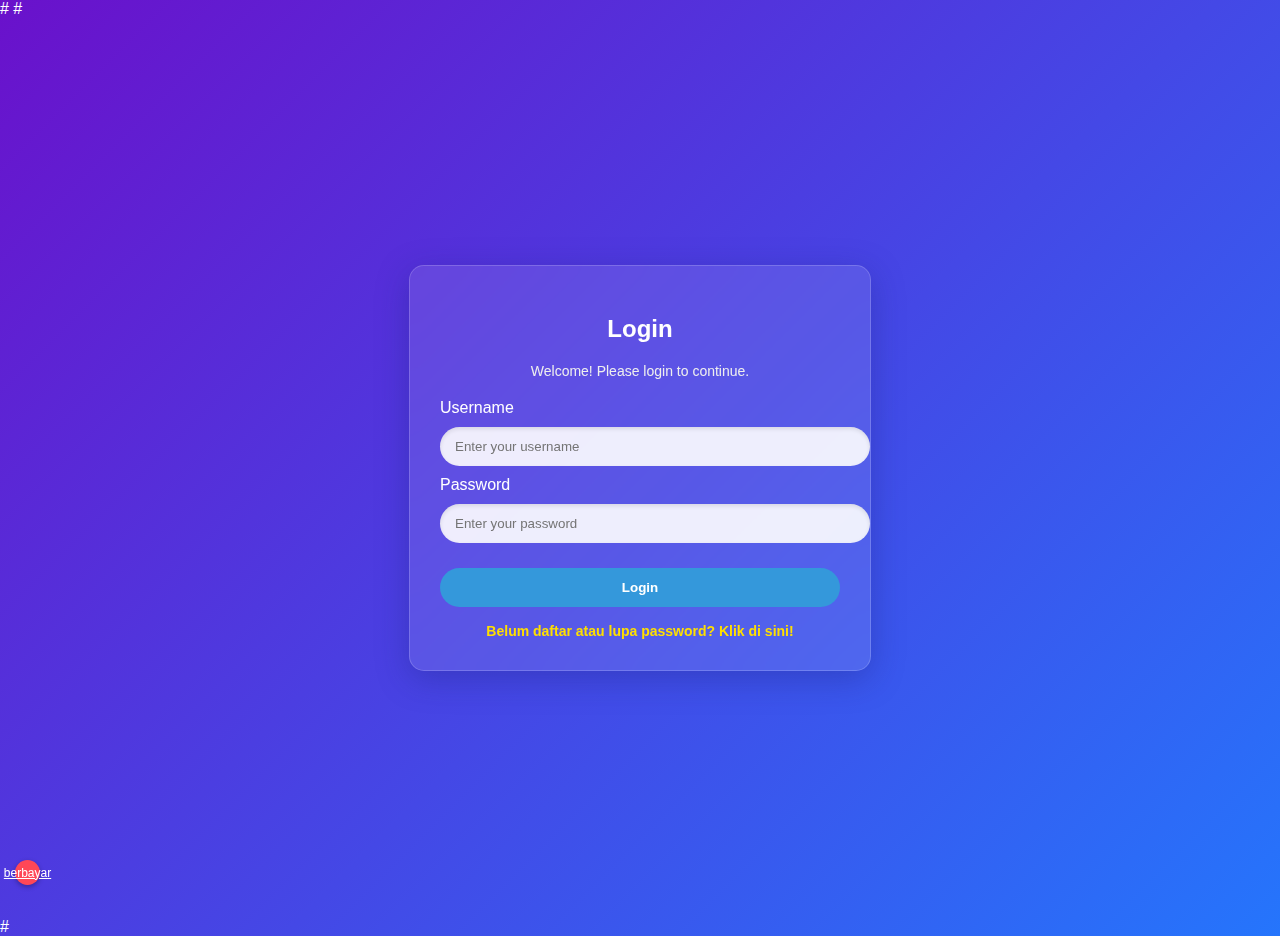
<file: index.html>
<!DOCTYPE html>
<html lang="en">
    <head>
        <meta charset="UTF-8">
        <meta name="google-site-verification" content="pMt1KcLHo7CJk4N6-uG4RB3iXPcfyOfJScNwNZFe9gk" />
        <title>pelajar pintar</title>
        <link rel="stylesheet" href="styles.css">
        <link rel="icon" type="image/png" href="pic.im.f/bgweb.png">
        <script>
            // ceking accsess
            document.addEventListener('DOMContentLoaded', function() {
                if (!sessionStorage.getItem('loggedIn')) {
                    // akesing confirm ruee
                    window.location.href = 'login.html';
                }
            });
        </script>
        
    </head>
<body>
<header>
    <div class="logo">CupaKapa.ink</div>
    <nav>
        <a href="index.html">Home</a>
        <a href="https://wa.me/+6285172208511">report</a>
        <a href="#services">Services</a>
        <a href="https://ig.me/m/cupakapa">Contact</a>
    </nav>
</header>

<div class="hero">
    <div class="hero-content">
        <h1>BELAJAR DENGAN AI</h1>
        <p>kalian pusing ngerjain tugas tapi gak ada jawaban di google.?</p>
        <a href="https://chatgpt.com" class="cta-btn">tanya aja disini</a>
    </div>
</div>

<section id="about">
    <h2>apasih yang ada di web ini.?</h2>
    <p>website buatan cupakapa.ink ini diberi nama "PELAJAR PINTAR" yang dimana kami dapat membantu kamu untuk mengerjakan tugas dengan mudah dan benar hanya dengan memberi pertanyaan pada AI, sudah terjamin benar loh karena menggunakan ilmu dunia dan kurikulum kamu.!</p>
</section>

<section id="services">
    <h2>daftar pilihan pelajar</h2>
    <div class="additional-services">
        <div class="service-card">
            <a href="https://perchance.org/guru-agama/">
            <h3>pendidikan agama</h3>
            <p>kamu bisa bertanya tentang soal agama apa saja di sini, dari islam, kristen, hindu, dll</p>
            </a>
        </div>
        <div class="service-card">
            <a href="https://perchance.org/guru-pkn/">
            <h3>pendidikan kewarga negaraan</h3>
            <p>kebanyakan orang bilangnya PPKN tapi sama aja, bisa cari jawaban negara mana aja loh.!</p>
            </a>
        </div>
        <div class="service-card">
            <a href="https://perchance.org/guru-bahasa/">
            <h3>pelajaran bahasa</h3>
            <p>kamu bisa bertanya tentang pelajaran bahasa indonesia, sunda, jawa, ataupun apasaja dinisi.!</p>
            </a>
        </div>
        <div class="service-card">
            <a href="https://perchance.org/guru-matematika/">
            <h3>pelajaran matematika</h3>
            <p>beberapa orang gak suka matematika, tapi AI mahir banget soal itu, jadi udah dijamin benar deh.!</p>
            </a>
        </div>
        <div class="service-card">
            <a href="https://perchance.org/guru-alam/">
            <h3>pengetahuan alam</h3>
            <p>sains disini juga ada jadi gak perlu ragu deh tentang bertanya disini.!</p>
            </a>
        </div>
        <div class="service-card">
            <a href="https://perchance.org/guru-sosial/">
            <h3>pengetahuan sosial</h3>
            <p>sejarah juga ada disini, jadi sosial dan sejarah juga dia mahir banget.!</p>
            </a>
        </div>
        <div class="service-card">
            <a href="seni.html">
            <h3>seni dan budaya</h3>
            <p>kamu mungkin akan di tanya tentang membuat karya atau sekedar bertanya tentang seni budaya.!</p>
            </a>
        </div>
        <div class="service-card">
            <a href="https://perchance.org/guru-olahraga-dan-jasmani/">
            <h3>pengetahuan jasmani</h3>
            <p>pengetahuan tentang ukuran lapangan sampe tehnik olahraga pun ada loh.!</p>
            </a>
        </div>
        <div class="service-card">
            <a href="https://perchance.org/guru-kesehatan-dan-medis/">
            <h3>pengetahuan kesehatan</h3>
            <p>kamubisa menanyakan keluah dirimu sendiri atau orang lain disini, atau kamu mau jadi dokter.?</p>
            </a>
        </div>
        <div class="service-card">
            <a href="https://perchance.org/guru-kejuruan/">
            <h3>pengetahuan kejuruan</h3>
            <p>pengetahuan tentang semua jurusan dari tkj, otomotif, pemasaran, dll.</p>
            </a>
        </div>
        <div class="service-card">
            <a href="profesional.html">
            <h3>profesional tool</h3>
            <p>menu profesional untuk editor PDF, VIDEO, AUDIO, CONFERTER, DAN AUTENTIF</p>
            </a>
        </div>
    </div>
</section>

<footer>
    <p>&copy; 2024 Cupakapa AI Pro. All Rights Reserved.</p>
</footer>
</body>
</html>
</file>
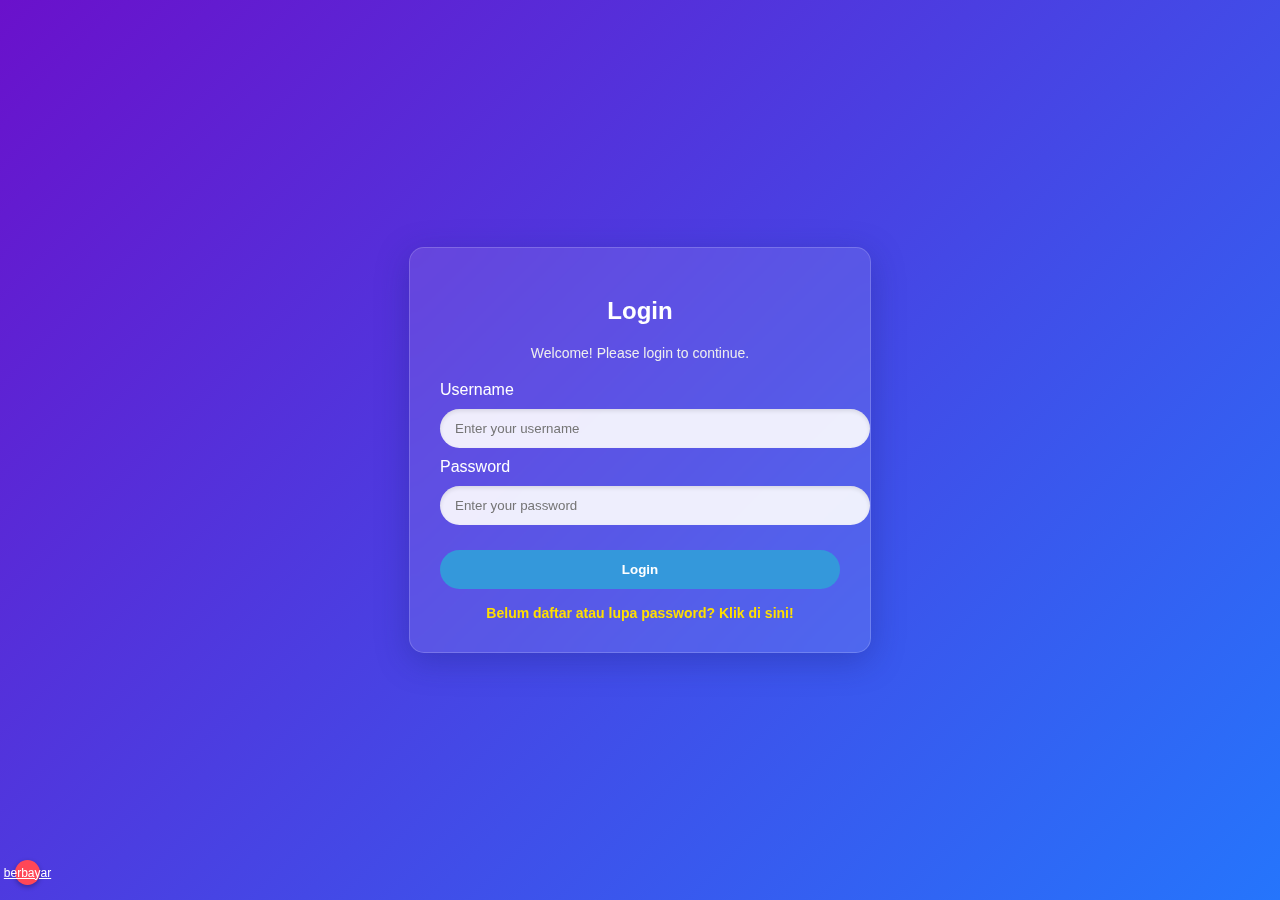
<file: #login.html>
<!DOCTYPE html>
<html lang="en">
<head>
    <meta charset="UTF-8">
    <meta name="viewport" content="width=device-width, initial-scale=1.0">
    <title>Login Page</title>
    <link rel="stylesheet" href="a21c8.css">
    <link rel="icon" type="image/png" href="pic.im.f/bgweb.png">
</head>
<body>
    <div class="login-container">
        <div class="login-box">
            <h2>Login</h2>
            <p>Welcome! Please login to continue.</p>
            <form id="loginForm">
                <div class="input-group">
                    <label for="username">Username</label>
                    <input type="text" id="username" placeholder="Enter your username" required>
                </div>
                <div class="input-group">
                    <label for="password">Password</label>
                    <input type="password" id="password" placeholder="Enter your password" required>
                </div>
                <button type="submit" class="btn">Login</button>
            </form>
            <div class="additional-links">
                <a href="https://wa.me/+62085172208511?text=Daftar_web">Belum daftar atau lupa password? Klik di sini!</a>
            </div>
        </div>
    </div>

    <!-- Tombol kecil di kiri bawah -->
    <a href="pay.html" class="small-button">berbayar</a>

    <script>
        const users = [
            { username: 'Admin', password: 'admin'},
            { username: 'Gofudz', password: 'Bazay715' },
            { username: 'Michele', password: 'anang' },
            { username: 'Lutfy', password: 'lutfy'},
            { username: 'Lulu', password: 'agan' },
            { username: 'Nana', password: 'an13' },
            { username: 'Rahma', password: 'rahmacem' },
            { username: 'user8', password: '}{>>:}' },
            { username: 'user9', password: '^@!*()' },
            { username: 'user10', password: ')!*(@)' },
            { username: 'user11', password: '#%^!' },
            { username: 'user12', password: '$*@!*' },
            { username: 'user13', password: '#!%^' },
            { username: 'user14', password: '!)(@)' },
            { username: 'user15', password: '*(@!#)' },
            { username: 'user16', password: '#$$^@#' },
            { username: 'user17', password: '$(!&)' },
            { username: 'user18', password: '#*@!#' },
            { username: 'user19', password: '$)(*&!)' },
            { username: 'user20', password: '!(#$&!())' },
            { username: 'user21', password: '!!)!(*)' },
            { username: 'user22', password: '!(*#^@)' },
            { username: 'user23', password: '!)(#(#^))' },
            { username: 'user24', password: '!#(*!@^)' },
            { username: '00000', password: '00000' }
        ];

        document.getElementById("loginForm").addEventListener("submit", function(event) {
            event.preventDefault();

            const username = document.getElementById('username').value;
            const password = document.getElementById('password').value;

            const user = users.find(user => user.username === username && user.password === password);

            if (user) {
                sessionStorage.setItem('loggedIn', 'true');
                sessionStorage.setItem('username', user.username);
                window.location.href = 'index.html';
            } else {
                alert('Username atau password salah!');
            }
        });
    </script>
</body>
</html>
</file>
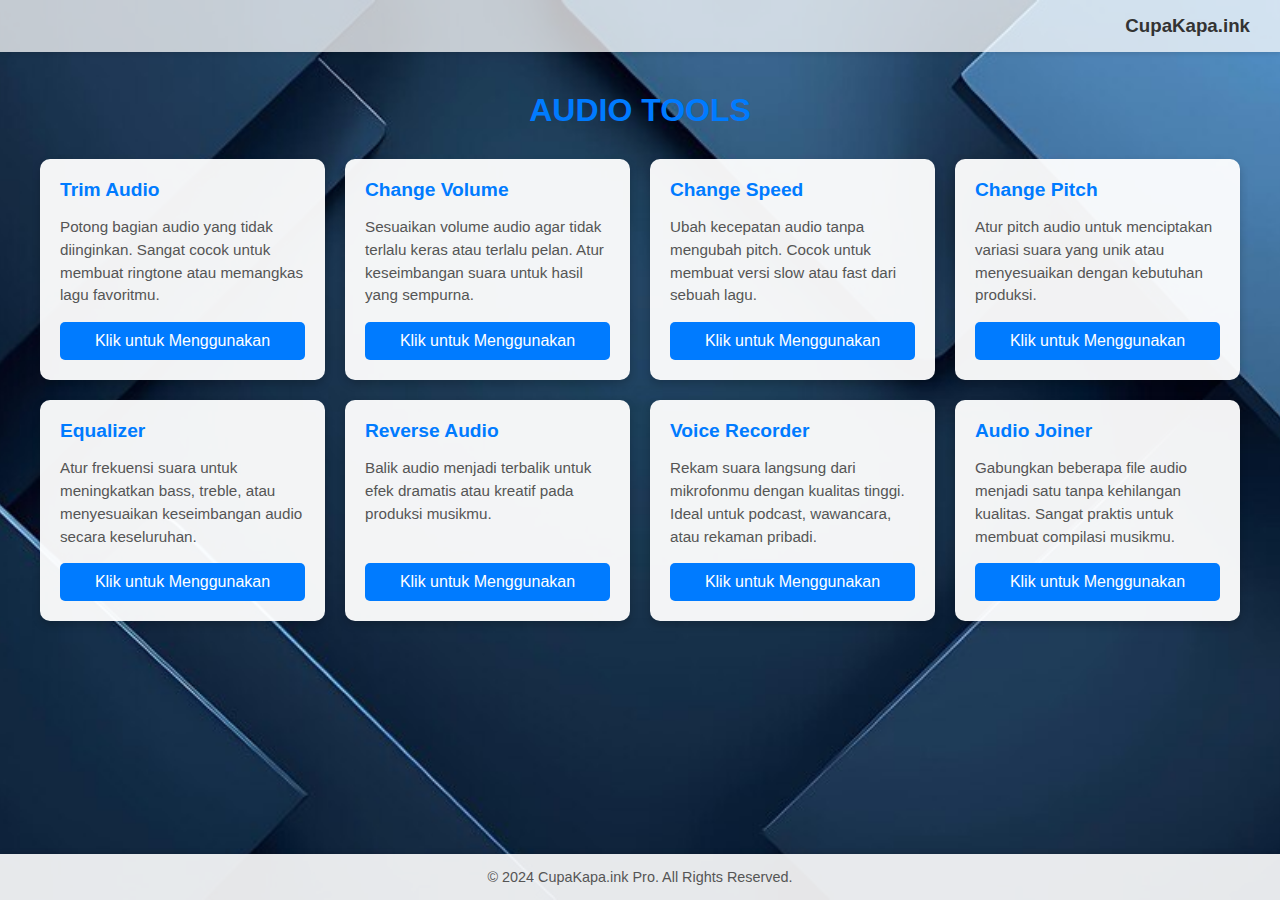
<file: audto.html>
<!DOCTYPE html>
<html lang="id">
<head>
    <meta charset="UTF-8">
    <meta name="viewport" content="width=device-width, initial-scale=1.0">
    <title>AUDIO TOOLS - Grafis Pro</title>
    <link rel="stylesheet" href="fromdesprof.css">
    <link rel="icon" type="image/png" href="pic.im.f/bgweb.png">
</head>
<body>
    <header>
        <h3>CupaKapa.ink</h3>
    </header>

    <div class="container">
        <h2>AUDIO TOOLS</h2>
        <div class="cards-grid">
            <div class="card">
                <h3>Trim Audio</h3>
                <p>Potong bagian audio yang tidak diinginkan. Sangat cocok untuk membuat ringtone atau memangkas lagu favoritmu.</p>
                <a href="https://mp3cut.net/">Klik untuk Menggunakan</a>
            </div>
            <div class="card">
                <h3>Change Volume</h3>
                <p>Sesuaikan volume audio agar tidak terlalu keras atau terlalu pelan. Atur keseimbangan suara untuk hasil yang sempurna.</p>
                <a href="https://mp3cut.net/change-volume">Klik untuk Menggunakan</a>
            </div>
            <div class="card">
                <h3>Change Speed</h3>
                <p>Ubah kecepatan audio tanpa mengubah pitch. Cocok untuk membuat versi slow atau fast dari sebuah lagu.</p>
                <a href="https://mp3cut.net/change-speed">Klik untuk Menggunakan</a>
            </div>
            <div class="card">
                <h3>Change Pitch</h3>
                <p>Atur pitch audio untuk menciptakan variasi suara yang unik atau menyesuaikan dengan kebutuhan produksi.</p>
                <a href="https://mp3cut.net/change-pitch">Klik untuk Menggunakan</a>
            </div>
            <div class="card">
                <h3>Equalizer</h3>
                <p>Atur frekuensi suara untuk meningkatkan bass, treble, atau menyesuaikan keseimbangan audio secara keseluruhan.</p>
                <a href="https://mp3cut.net/equalizer">Klik untuk Menggunakan</a>
            </div>
            <div class="card">
                <h3>Reverse Audio</h3>
                <p>Balik audio menjadi terbalik untuk efek dramatis atau kreatif pada produksi musikmu.</p>
                <a href="https://mp3cut.net/reverse-audio">Klik untuk Menggunakan</a>
            </div>
            <div class="card">
                <h3>Voice Recorder</h3>
                <p>Rekam suara langsung dari mikrofonmu dengan kualitas tinggi. Ideal untuk podcast, wawancara, atau rekaman pribadi.</p>
                <a href="https://online-voice-recorder.com/">Klik untuk Menggunakan</a>
            </div>
            <div class="card">
                <h3>Audio Joiner</h3>
                <p>Gabungkan beberapa file audio menjadi satu tanpa kehilangan kualitas. Sangat praktis untuk membuat compilasi musikmu.</p>
                <a href="https://audio-joiner.com/">Klik untuk Menggunakan</a>
            </div>
        </div>
    </div>

    <footer>
        <p>&copy; 2024 CupaKapa.ink Pro. All Rights Reserved.</p>
    </footer>
</body>
</html>
</file>
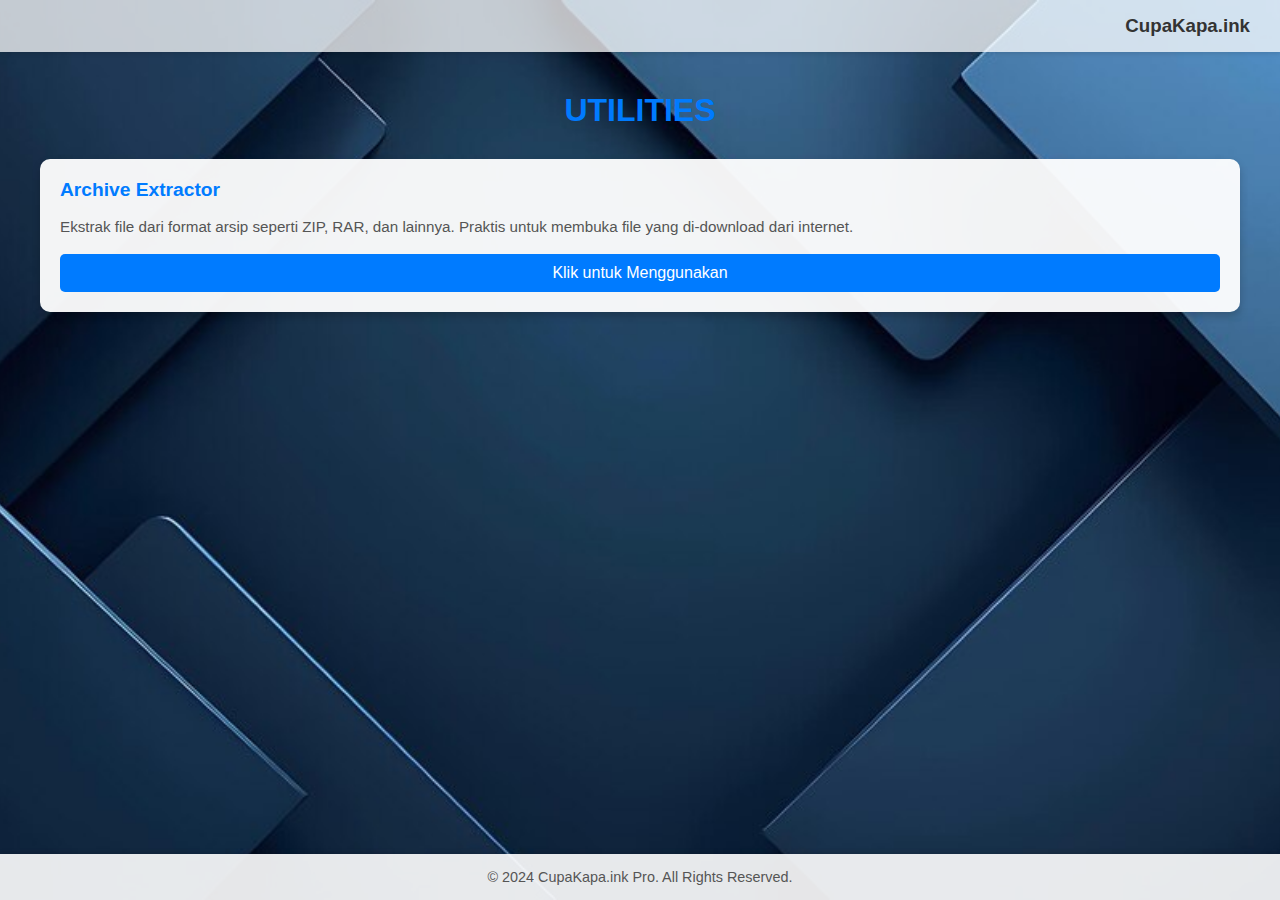
<file: autto.html>
<!DOCTYPE html>
<html lang="id">
<head>
    <meta charset="UTF-8">
    <meta name="viewport" content="width=device-width, initial-scale=1.0">
    <title>UTILITIES - Grafis Pro</title>
    <link rel="stylesheet" href="fromdesprof.css">
    <link rel="icon" type="image/png" href="pic.im.f/bgweb.png">
</head>
<body>
    <header>
        <h3>CupaKapa.ink</h3>
    </header>

    <div class="container">
        <h2>UTILITIES</h2>
        <div class="cards-grid">
            <div class="card">
                <h3>Archive Extractor</h3>
                <p>Ekstrak file dari format arsip seperti ZIP, RAR, dan lainnya. Praktis untuk membuka file yang di-download dari internet.</p>
                <a href="https://extract.me/">Klik untuk Menggunakan</a>
            </div>
        </div>
    </div>

    <footer>
        <p>&copy; 2024 CupaKapa.ink Pro. All Rights Reserved.</p>
    </footer>
</body>
</html>
</file>
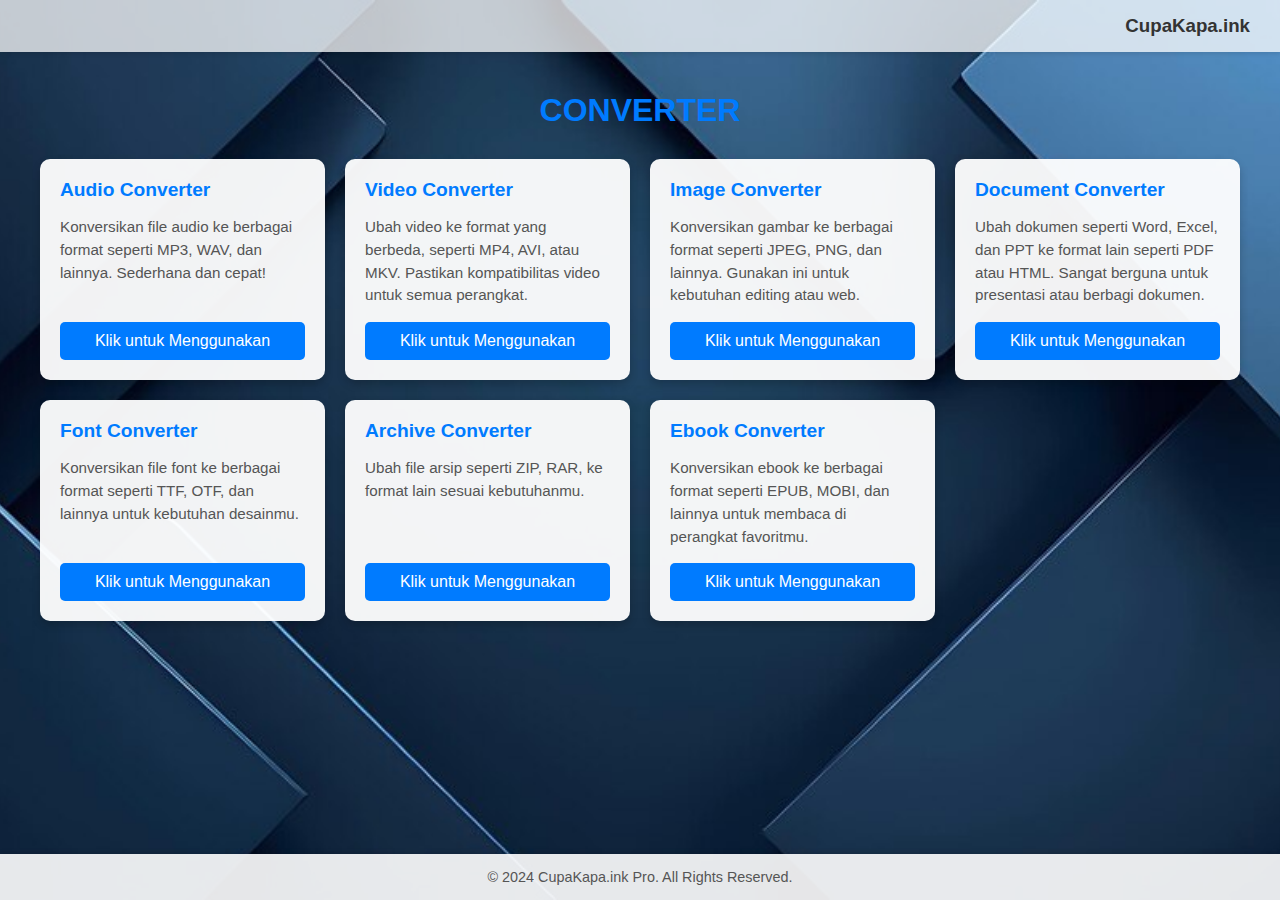
<file: conto.html>
<!DOCTYPE html>
<html lang="id">
<head>
    <meta charset="UTF-8">
    <meta name="viewport" content="width=device-width, initial-scale=1.0">
    <title>CONVERTER - Grafis Pro</title>
    <link rel="stylesheet" href="fromdesprof.css">
    <link rel="icon" type="image/png" href="pic.im.f/bgweb.png">
</head>
<body>
    <header>
        <h3>CupaKapa.ink</h3>
    </header>

    <div class="container">
        <h2>CONVERTER</h2>
        <div class="cards-grid">
            <div class="card">
                <h3>Audio Converter</h3>
                <p>Konversikan file audio ke berbagai format seperti MP3, WAV, dan lainnya. Sederhana dan cepat!</p>
                <a href="https://online-audio-converter.com/">Klik untuk Menggunakan</a>
            </div>
            <div class="card">
                <h3>Video Converter</h3>
                <p>Ubah video ke format yang berbeda, seperti MP4, AVI, atau MKV. Pastikan kompatibilitas video untuk semua perangkat.</p>
                <a href="https://video-converter.com/">Klik untuk Menggunakan</a>
            </div>
            <div class="card">
                <h3>Image Converter</h3>
                <p>Konversikan gambar ke berbagai format seperti JPEG, PNG, dan lainnya. Gunakan ini untuk kebutuhan editing atau web.</p>
                <a href="https://convert.io/image-converter">Klik untuk Menggunakan</a>
            </div>
            <div class="card">
                <h3>Document Converter</h3>
                <p>Ubah dokumen seperti Word, Excel, dan PPT ke format lain seperti PDF atau HTML. Sangat berguna untuk presentasi atau berbagi dokumen.</p>
                <a href="https://convert.io/document-converter">Klik untuk Menggunakan</a>
            </div>
            <div class="card">
                <h3>Font Converter</h3>
                <p>Konversikan file font ke berbagai format seperti TTF, OTF, dan lainnya untuk kebutuhan desainmu.</p>
                <a href="https://convert.io/font-converter">Klik untuk Menggunakan</a>
            </div>
            <div class="card">
                <h3>Archive Converter</h3>
                <p>Ubah file arsip seperti ZIP, RAR, ke format lain sesuai kebutuhanmu.</p>
                <a href="https://convert.io/archive-converter">Klik untuk Menggunakan</a>
            </div>
            <div class="card">
                <h3>Ebook Converter</h3>
                <p>Konversikan ebook ke berbagai format seperti EPUB, MOBI, dan lainnya untuk membaca di perangkat favoritmu.</p>
                <a href="https://convert.io/ebook-converter">Klik untuk Menggunakan</a>
            </div>
        </div>
    </div>

    <footer>
        <p>&copy; 2024 CupaKapa.ink Pro. All Rights Reserved.</p>
    </footer>
</body>
</html>
</file>
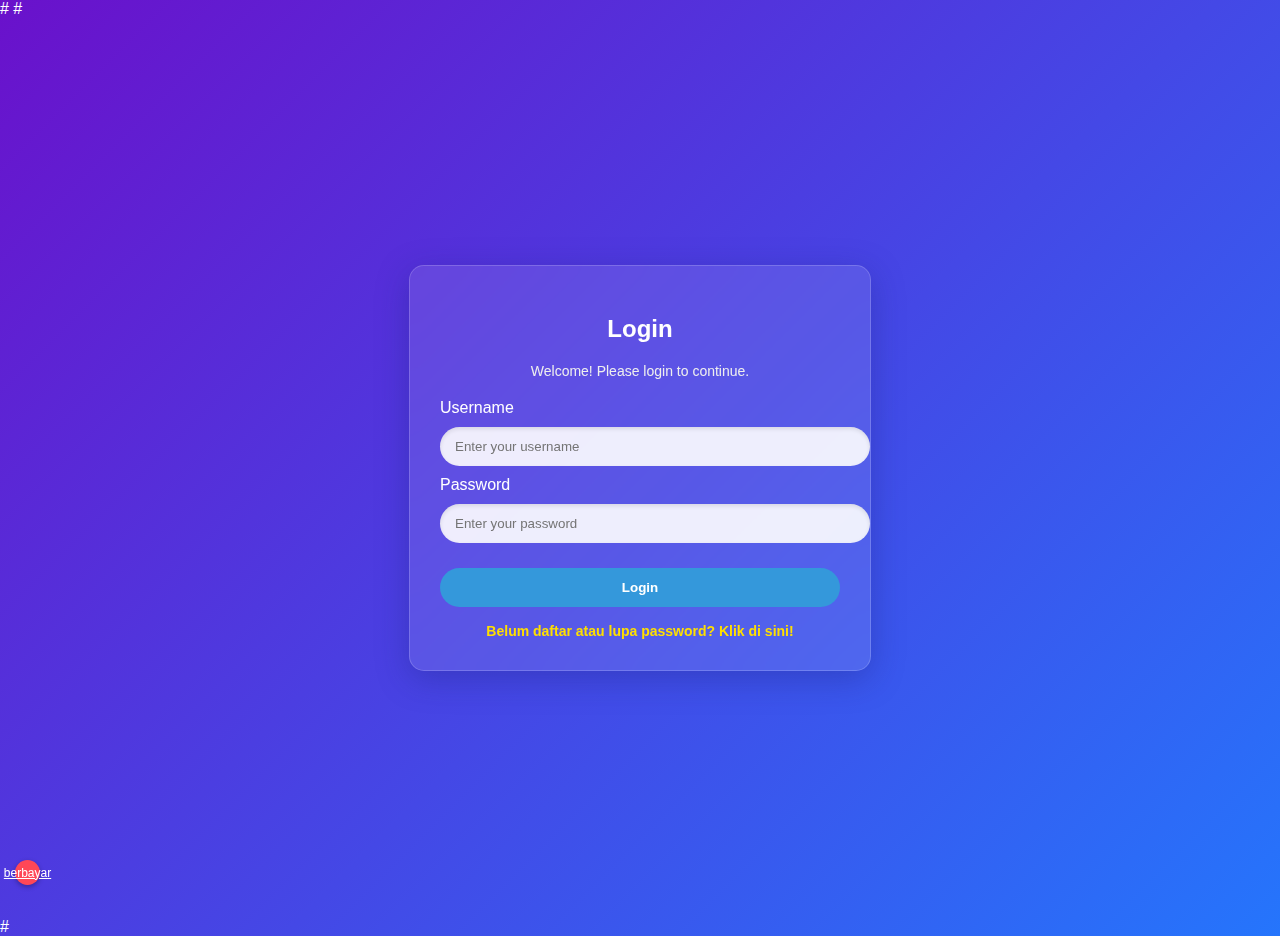
<file: login.html>
<!DOCTYPE html>
<html lang="en">
#<head>
    <meta charset="UTF-8">
    <meta name="viewport" content="width=device-width, initial-scale=1.0">
    <title>Login Page</title>
    <link rel="stylesheet" href="a21c8.css">
    <link rel="icon" type="image/png" href="pic.im.f/bgweb.png">
</head>
#<body>
    <div class="login-container">
        <div class="login-box">
            <h2>Login</h2>
            <p>Welcome! Please login to continue.</p>
            <form id="loginForm">
                <div class="input-group">
                    <label for="username">Username</label>
                    <input type="text" id="username" placeholder="Enter your username" required>
                </div>
                <div class="input-group">
                    <label for="password">Password</label>
                    <input type="password" id="password" placeholder="Enter your password" required>
                </div>
                <button type="submit" class="btn">Login</button>
            </form>
            <div class="additional-links">
                <a href="https://wa.me/+62085172208511?text=Daftar_web">Belum daftar atau lupa password? Klik di sini!</a>
            </div>
        </div>
    </div>

    <!-- Tombol kecil di kiri bawah -->
    <a href="pay.html" class="small-button">berbayar</a>

    #<script>
        const users = [
            { username: 'Admin', password: 'admin'},
            { username: 'Gofudz', password: 'Bazay715' },
            { username: 'Michele', password: 'anang' },
            { username: 'Lutfy', password: 'lutfy'},
            { username: 'Lulu', password: 'agan' },
            { username: 'Nana', password: 'an13' },
            { username: 'Rahma', password: 'rahmacem' },
            { username: 'user8', password: '}{>>:}' },
            { username: 'user9', password: '^@!*()' },
            { username: 'user10', password: ')!*(@)' },
            { username: 'user11', password: '#%^!' },
            { username: 'user12', password: '$*@!*' },
            { username: 'user13', password: '#!%^' },
            { username: 'user14', password: '!)(@)' },
            { username: 'user15', password: '*(@!#)' },
            { username: 'user16', password: '#$$^@#' },
            { username: 'user17', password: '$(!&)' },
            { username: 'user18', password: '#*@!#' },
            { username: 'user19', password: '$)(*&!)' },
            { username: 'user20', password: '!(#$&!())' },
            { username: 'user21', password: '!!)!(*)' },
            { username: 'user22', password: '!(*#^@)' },
            { username: 'user23', password: '!)(#(#^))' },
            { username: 'user24', password: '!#(*!@^)' },
            { username: '00000', password: '00000' }
        ];

        #document.getElementById("loginForm").addEventListener("submit", function(event) {
            event.preventDefault();

            const username = document.getElementById('username').value;
            const password = document.getElementById('password').value;

            const user = users.find(user => user.username === username && user.password === password);

            if (user) {
                sessionStorage.setItem('loggedIn', 'true');
                sessionStorage.setItem('username', user.username);
                window.location.href = 'index.html';
            } else {
                alert('Username atau password salah!');
            }
        });
    </script>
</body>
</html>
</file>
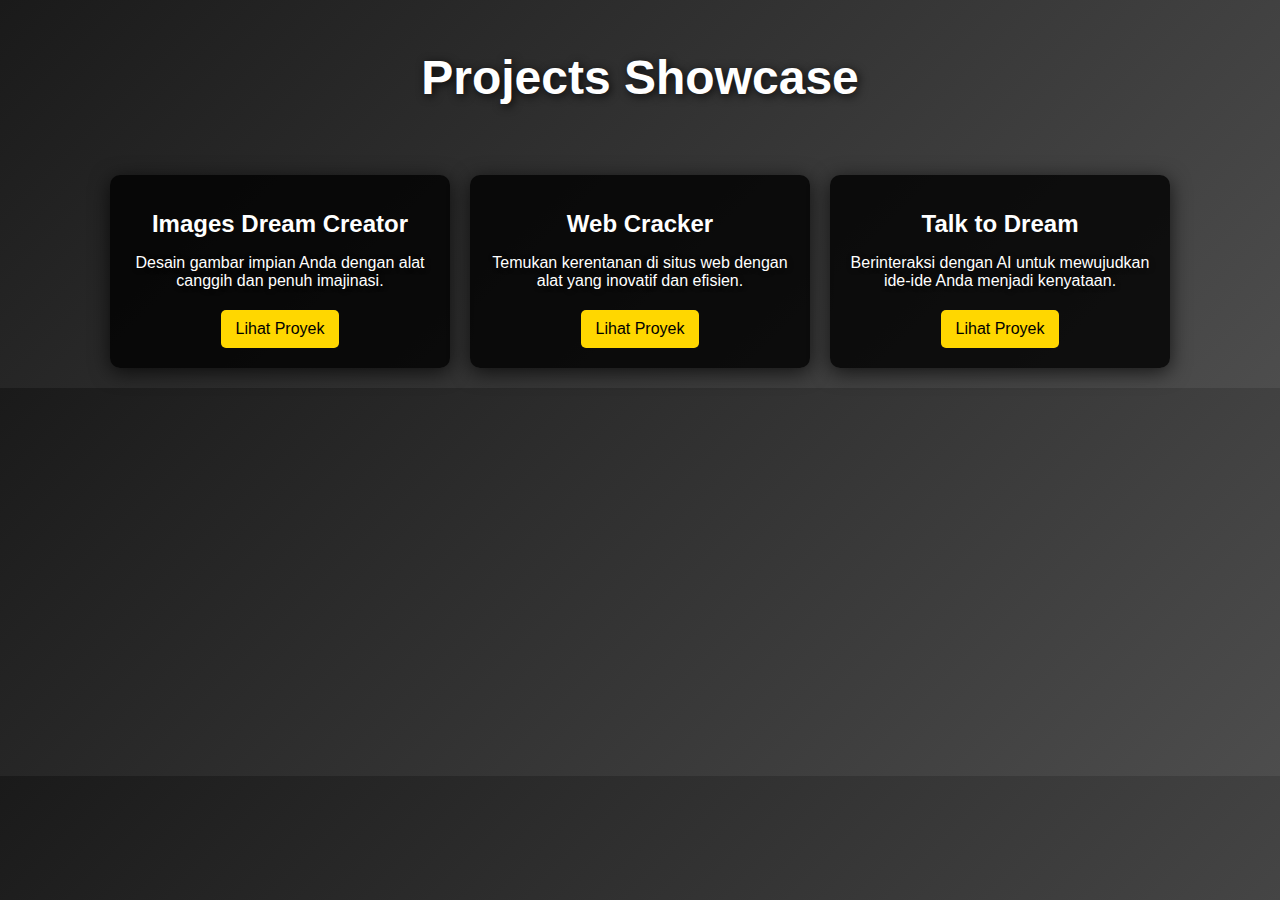
<file: nns.html>
<!DOCTYPE html>
<html lang="en">
<head>
    <meta charset="UTF-8">
    <meta name="viewport" content="width=device-width, initial-scale=1.0">
    <title>Projects Showcase</title>
    <style>
        body {
            font-family: 'Arial', sans-serif;
            margin: 0;
            padding: 0;
            background: linear-gradient(135deg, #1a1a1a, #4d4d4d);
            color: #fff;
            text-align: center;
            overflow: hidden; /* Mencegah scroll */
        }

        h1 {
            margin: 50px 0;
            font-size: 3rem;
            text-shadow: 2px 2px 10px rgba(0, 0, 0, 0.8);
        }

        .card-container {
            display: flex;
            justify-content: center;
            gap: 20px;
            padding: 20px;
            flex-wrap: wrap;
        }

        .card {
            background-color: rgba(0, 0, 0, 0.8);
            border-radius: 10px;
            padding: 20px;
            width: 90%;
            max-width: 300px;
            box-shadow: 0 4px 20px rgba(0, 0, 0, 0.7);
            transition: transform 0.3s, box-shadow 0.3s;
            position: relative;
            overflow: hidden;
        }

        .card:hover {
            transform: scale(1.05);
            box-shadow: 0 8px 30px rgba(0, 0, 0, 0.9);
        }

        .card h2 {
            margin: 15px 0;
        }

        .card p {
            margin-bottom: 20px;
            text-shadow: 1px 1px 5px rgba(0, 0, 0, 0.5);
        }

        .card a {
            display: inline-block;
            background-color: gold;
            color: black;
            padding: 10px 15px;
            border-radius: 5px;
            text-decoration: none;
            transition: background-color 0.3s;
        }

        .card a:hover {
            background-color: #ffd700;
        }
    </style>
</head>
<body>
    <h1>Projects Showcase</h1>
    <div class="card-container">
        <div class="card">
            <h2>Images Dream Creator</h2>
            <p>Desain gambar impian Anda dengan alat canggih dan penuh imajinasi.</p>
            <a href="https://perchance.org/ai-image" target="_blank">Lihat Proyek</a>
        </div>

        <div class="card">
            <h2>Web Cracker</h2>
            <p>Temukan kerentanan di situs web dengan alat yang inovatif dan efisien.</p>
            <a href="https://www.croxyproxy.com/" target="_blank">Lihat Proyek</a>
        </div>

        <div class="card">
            <h2>Talk to Dream</h2>
            <p>Berinteraksi dengan AI untuk mewujudkan ide-ide Anda menjadi kenyataan.</p>
            <a href="https://spicychat.ai/" target="_blank">Lihat Proyek</a>
        </div>
    </div>
</body>
</html>
</file>
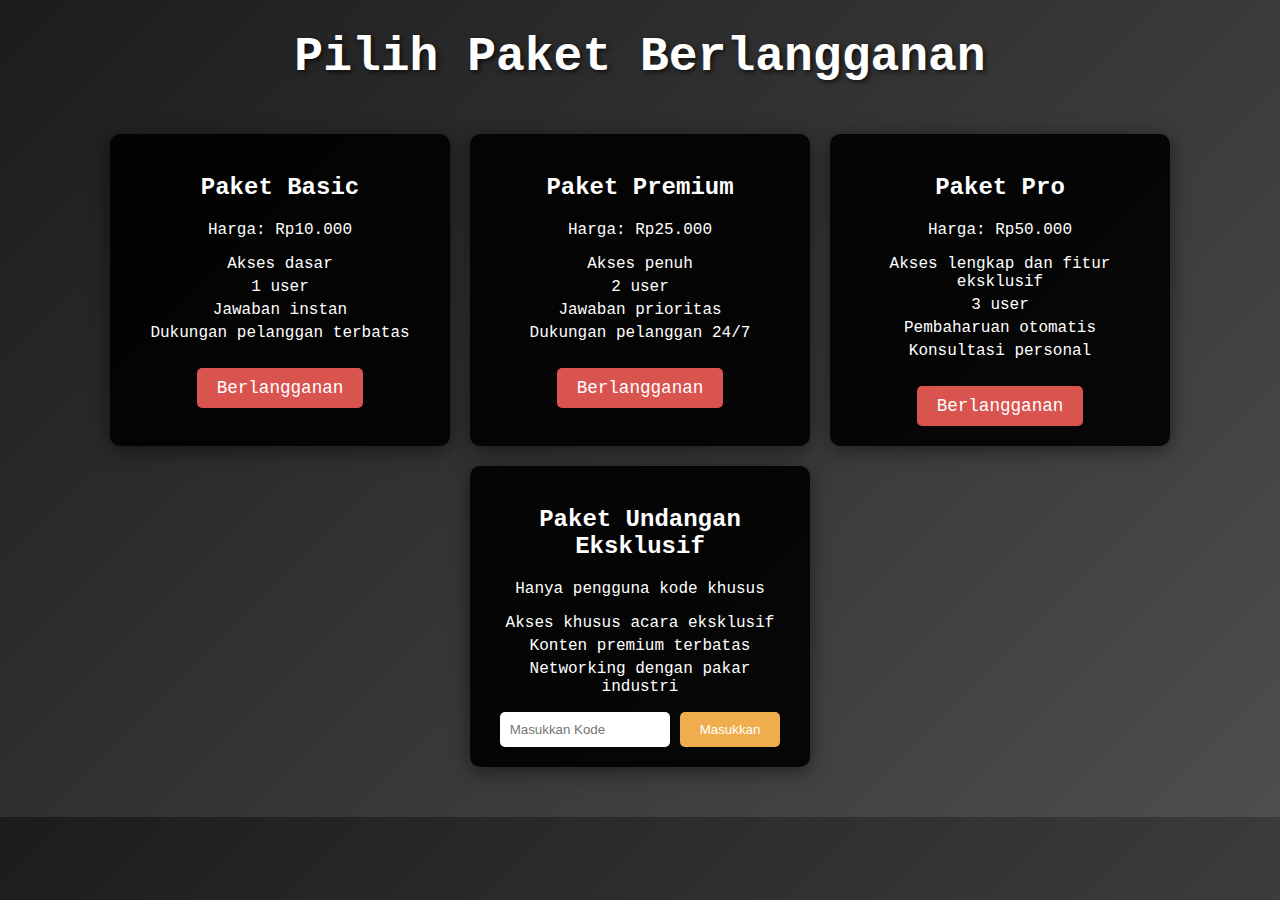
<file: pay.html>
<!DOCTYPE html>
<html lang="en">
<head>
    <meta charset="UTF-8">
    <meta name="viewport" content="width=device-width, initial-scale=1.0">
    <title>Pilihan Pembayaran Berlangganan</title>
    <style>
        body {
            font-family: 'Courier New', Courier, monospace;
            margin: 0;
            padding: 0;
            background: linear-gradient(135deg, #1c1c1c, #4e4e4e);
            color: #ffffff;
            text-align: center;
            overflow-x: hidden; /* Mencegah scroll horizontal */
        }

        h1 {
            margin: 30px 0; /* Ruang di atas dan bawah */
            font-size: 3rem;
            text-shadow: 2px 2px 5px rgba(0, 0, 0, 0.7);
        }

        .card-container {
            display: flex;
            flex-wrap: wrap;
            justify-content: center;
            gap: 20px;
            padding: 20px;
            padding-bottom: 50px; /* Ruang tambahan untuk memastikan tidak terpotong */
        }

        .card {
            background-color: rgba(0, 0, 0, 0.9);
            border-radius: 10px;
            padding: 20px;
            width: 90%;
            max-width: 300px;
            box-shadow: 0 4px 20px rgba(0, 0, 0, 0.5);
            transition: transform 0.3s, box-shadow 0.3s;
            position: relative;
            overflow: hidden;
        }

        .card:hover {
            transform: scale(1.05);
            box-shadow: 0 8px 30px rgba(0, 0, 0, 0.7);
        }

        .cta-btn {
            background-color: #d9534f; /* Warna tombol */
            color: white;
            padding: 10px 20px;
            border-radius: 5px;
            text-decoration: none;
            display: inline-block;
            transition: background-color 0.3s;
            font-size: 1.1rem;
            margin-top: 10px;
        }

        .cta-btn:hover {
            background-color: #c9302c; /* Warna saat hover */
        }

        ul {
            list-style: none;
            padding: 0;
        }

        li {
            margin: 5px 0;
        }

        .code-input {
            margin-top: 15px;
            display: flex;
            justify-content: center;
        }

        .code-input input {
            padding: 10px;
            border: none;
            border-radius: 5px;
            margin-right: 10px;
            width: 150px;
        }

        .code-input button {
            background-color: #f0ad4e; /* Warna tombol untuk masukkan kode */
            padding: 10px 20px;
            border-radius: 5px;
            color: white;
            border: none;
            cursor: pointer;
            transition: background-color 0.3s;
        }

        .code-input button:hover {
            background-color: #ec971f; /* Warna saat hover */
        }
    </style>
</head>
<body>
    <h1>Pilih Paket Berlangganan</h1>

    <div class="card-container">
        <div class="card">
            <h2>Paket Basic</h2>
            <p>Harga: Rp10.000</p>
            <ul>
                <li>Akses dasar</li>
                <li>1 user</li>
                <li>Jawaban instan</li>
                <li>Dukungan pelanggan terbatas</li>
            </ul>
            <a href="https://wa.me/085172208511?text=Saya%20ingin%20berlangganan%20Paket%20Basic" class="cta-btn">Berlangganan</a>
        </div>

        <div class="card">
            <h2>Paket Premium</h2>
            <p>Harga: Rp25.000</p>
            <ul>
                <li>Akses penuh</li>
                <li>2 user</li>
                <li>Jawaban prioritas</li>
                <li>Dukungan pelanggan 24/7</li>
            </ul>
            <a href="https://wa.me/085172208511?text=Saya%20ingin%20berlangganan%20Paket%20Premium" class="cta-btn">Berlangganan</a>
        </div>

        <div class="card">
            <h2>Paket Pro</h2>
            <p>Harga: Rp50.000</p>
            <ul>
                <li>Akses lengkap dan fitur eksklusif</li>
                <li>3 user</li>
                <li>Pembaharuan otomatis</li>
                <li>Konsultasi personal</li>
            </ul>
            <a href="https://wa.me/085172208511?text=Saya%20ingin%20berlangganan%20Paket%20Pro" class="cta-btn">Berlangganan</a>
        </div>

        <div class="card">
            <h2>Paket Undangan Eksklusif</h2>
            <p>Hanya pengguna kode khusus</p>
            <ul>
                <li>Akses khusus acara eksklusif</li>
                <li>Konten premium terbatas</li>
                <li>Networking dengan pakar industri</li>
            </ul>
            <div class="code-input">
                <input type="text" id="invitationCode" placeholder="Masukkan Kode" required>
                <button onclick="checkCode()">Masukkan</button> <!-- Menggunakan <button> untuk fungsi masukkan kode -->
            </div>
        </div>
    </div>

    <script>
        function checkCode() {
            const codeInput = document.getElementById('invitationCode').value;
            const validCodes = ['PORNHUB', 'SENSITIVE', 'PROMOABC'];

            if (validCodes.includes(codeInput)) {
                window.location.href = "nns.html"; // Arahkan ke WhatsApp
            } else {
                alert('Kode akses tidak valid! Silakan coba lagi.');
            }
        }
    </script>
</body>
</html>
</file>
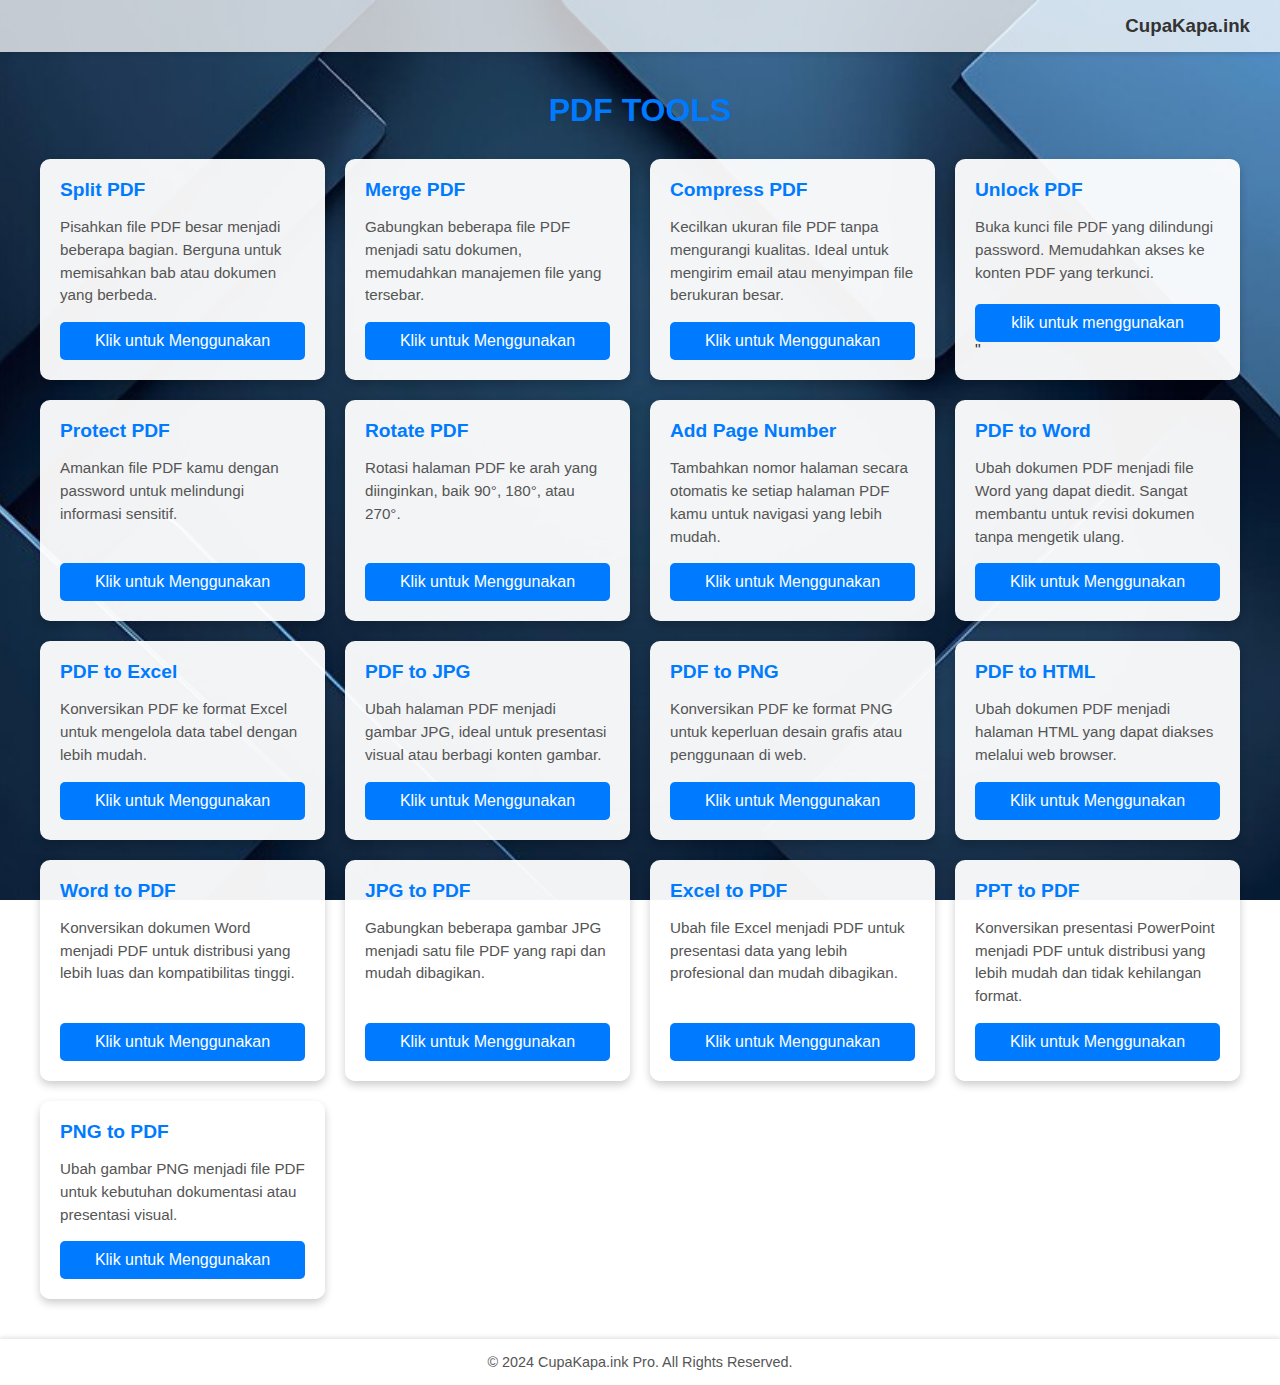
<file: pdfto.html>
<!DOCTYPE html>
<html lang="id">
<head>
    <meta charset="UTF-8">
    <meta name="viewport" content="width=device-width, initial-scale=1.0">
    <title>PDF TOOLS - Grafis Pro</title>
    <link rel="stylesheet" href="fromdesprof.css">
    <link rel="icon" type="image/png" href="pic.im.f/bgweb.png">
</head>
<body>
    <header>
        <h3>CupaKapa.ink</h3>
    </header>

    <div class="container">
        <h2>PDF TOOLS</h2>
        <div class="cards-grid">
            <div class="card">
                <h3>Split PDF</h3>
                <p>Pisahkan file PDF besar menjadi beberapa bagian. Berguna untuk memisahkan bab atau dokumen yang berbeda.</p>
                <a href="https://pdf.io/split/">Klik untuk Menggunakan</a>
            </div>
            <div class="card">
                <h3>Merge PDF</h3>
                <p>Gabungkan beberapa file PDF menjadi satu dokumen, memudahkan manajemen file yang tersebar.</p>
                <a href="https://pdf.io/merge/">Klik untuk Menggunakan</a>
            </div>
            <div class="card">
                <h3>Compress PDF</h3>
                <p>Kecilkan ukuran file PDF tanpa mengurangi kualitas. Ideal untuk mengirim email atau menyimpan file berukuran besar.</p>
                <a href="https://pdf.io/compress/">Klik untuk Menggunakan</a>
            </div>
            <div class="card">
                <h3>Unlock PDF</h3>
                <p>Buka kunci file PDF yang dilindungi password. Memudahkan akses ke konten PDF yang terkunci.</p>
                <a href="https://pdf.io/unlock/">klik untuk menggunakan</a>"
            </div>
                <div class="card">
                <h3>Protect PDF</h3>
                <p>Amankan file PDF kamu dengan password untuk melindungi informasi sensitif.</p>
                <a href="https://pdf.io/protect/">Klik untuk Menggunakan</a>
            </div>
            <div class="card">
                <h3>Rotate PDF</h3>
                <p>Rotasi halaman PDF ke arah yang diinginkan, baik 90°, 180°, atau 270°.</p>
                <a href="https://pdf.io/rotate/">Klik untuk Menggunakan</a>
            </div>
            <div class="card">
                <h3>Add Page Number</h3>
                <p>Tambahkan nomor halaman secara otomatis ke setiap halaman PDF kamu untuk navigasi yang lebih mudah.</p>
                <a href="https://pdf.io/page-numbers/">Klik untuk Menggunakan</a>
            </div>
            <div class="card">
                <h3>PDF to Word</h3>
                <p>Ubah dokumen PDF menjadi file Word yang dapat diedit. Sangat membantu untuk revisi dokumen tanpa mengetik ulang.</p>
                <a href="https://pdf.io/pdf2doc/">Klik untuk Menggunakan</a>
            </div>
            <div class="card">
                <h3>PDF to Excel</h3>
                <p>Konversikan PDF ke format Excel untuk mengelola data tabel dengan lebih mudah.</p>
                <a href="hhttps://pdf.io/pdf2xls/">Klik untuk Menggunakan</a>
            </div>
            <div class="card">
                <h3>PDF to JPG</h3>
                <p>Ubah halaman PDF menjadi gambar JPG, ideal untuk presentasi visual atau berbagi konten gambar.</p>
                <a href="https://pdf.io/pdf2jpg/">Klik untuk Menggunakan</a>
            </div>
            <div class="card">
                <h3>PDF to PNG</h3>
                <p>Konversikan PDF ke format PNG untuk keperluan desain grafis atau penggunaan di web.</p>
                <a href="https://pdf.io/pdf2png/">Klik untuk Menggunakan</a>
            </div>
            <div class="card">
                <h3>PDF to HTML</h3>
                <p>Ubah dokumen PDF menjadi halaman HTML yang dapat diakses melalui web browser.</p>
                <a href="https://pdf.io/pdf2html/">Klik untuk Menggunakan</a>
            </div>
            <div class="card">
                <h3>Word to PDF</h3>
                <p>Konversikan dokumen Word menjadi PDF untuk distribusi yang lebih luas dan kompatibilitas tinggi.</p>
                <a href="https://pdf.io/doc2pdf/">Klik untuk Menggunakan</a>
            </div>
            <div class="card">
                <h3>JPG to PDF</h3>
                <p>Gabungkan beberapa gambar JPG menjadi satu file PDF yang rapi dan mudah dibagikan.</p>
                <a href="https://pdf.io/jpg2pdf/">Klik untuk Menggunakan</a>
            </div>
            <div class="card">
                <h3>Excel to PDF</h3>
                <p>Ubah file Excel menjadi PDF untuk presentasi data yang lebih profesional dan mudah dibagikan.</p>
                <a href="https://pdf.io/xls2pdf/">Klik untuk Menggunakan</a>
            </div>
            <div class="card">
                <h3>PPT to PDF</h3>
                <p>Konversikan presentasi PowerPoint menjadi PDF untuk distribusi yang lebih mudah dan tidak kehilangan format.</p>
                <a href="https://pdf.io/ppt2pdf/">Klik untuk Menggunakan</a>
            </div>
            <div class="card">
                <h3>PNG to PDF</h3>
                <p>Ubah gambar PNG menjadi file PDF untuk kebutuhan dokumentasi atau presentasi visual.</p>
                <a href="https://pdf.io/png2pdf/">Klik untuk Menggunakan</a>
            </div>
        </div>
    </div>

    <footer>
        <p>&copy; 2024 CupaKapa.ink Pro. All Rights Reserved.</p>
    </footer>
</body>
</html>
</file>
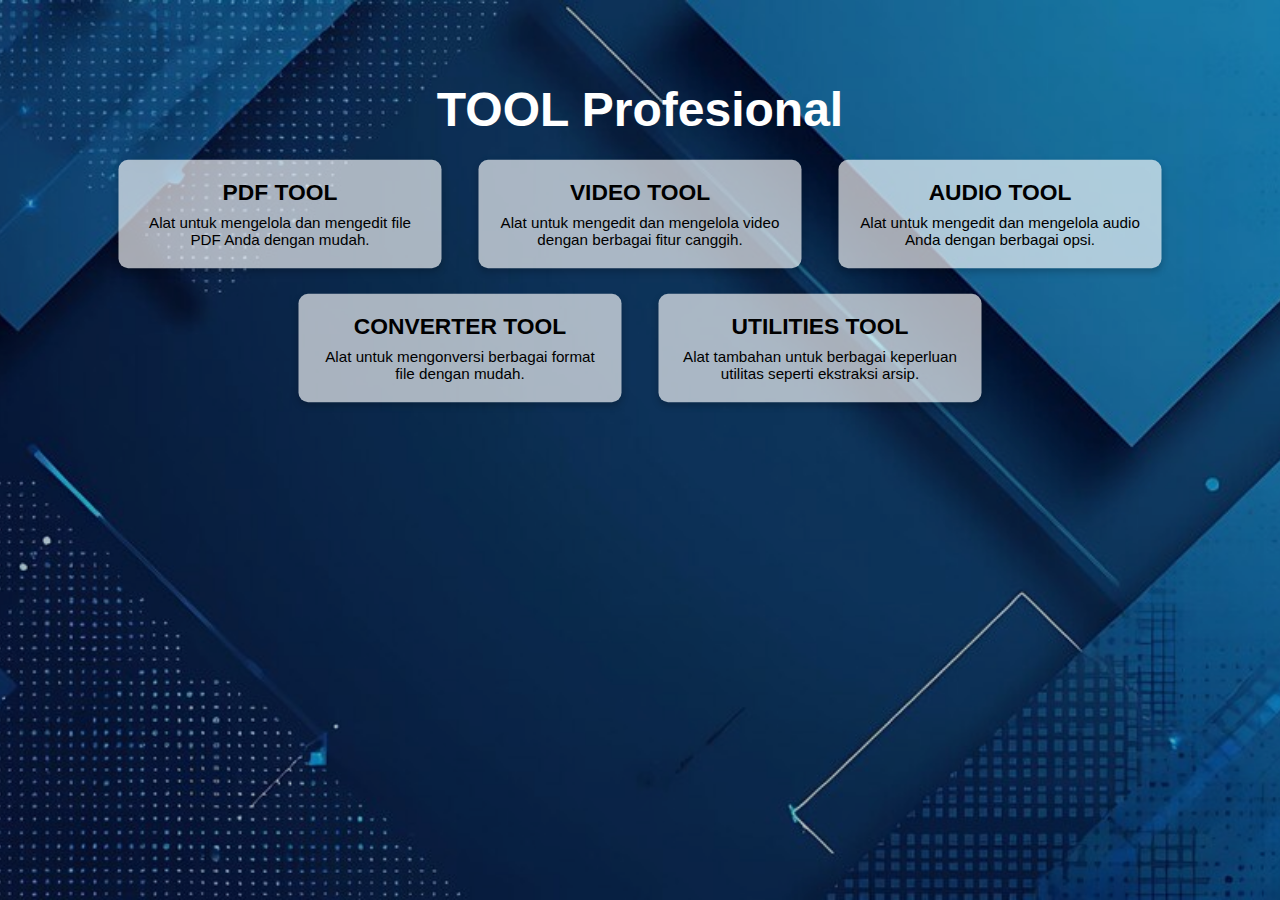
<file: profesional.html>
<!DOCTYPE html>
<html lang="en">
<head>
    <meta charset="UTF-8">
    <meta name="viewport" content="width=device-width, initial-scale=1.0">
    <title>Profesional</title>
    <link rel="stylesheet" href="inprof.css">
    <link rel="icon" type="image/png" href="pic.im.f/bgweb.png">
</head>
<body>
    <div class="background">
        <div class="overlay"></div>
        <div class="container">
            <h1>TOOL Profesional</h1>
            <div class="groups">
                <a href="pdfto.html" class="group">
                    <h2>PDF TOOL</h2>
                    <p>Alat untuk mengelola dan mengedit file PDF Anda dengan mudah.</p>
                </a>
                <a href="vidto.html" class="group">
                    <h2>VIDEO TOOL</h2>
                    <p>Alat untuk mengedit dan mengelola video dengan berbagai fitur canggih.</p>
                </a>
                <a href="audto.html" class="group">
                    <h2>AUDIO TOOL</h2>
                    <p>Alat untuk mengedit dan mengelola audio Anda dengan berbagai opsi.</p>
                </a>
                <a href="conto.html" class="group">
                    <h2>CONVERTER TOOL</h2>
                    <p>Alat untuk mengonversi berbagai format file dengan mudah.</p>
                </a>
                <a href="autto.html" class="group">
                    <h2>UTILITIES TOOL</h2>
                    <p>Alat tambahan untuk berbagai keperluan utilitas seperti ekstraksi arsip.</p>
                </a>
            </div>
        </div>
    </div>
</body>
</html>
</file>
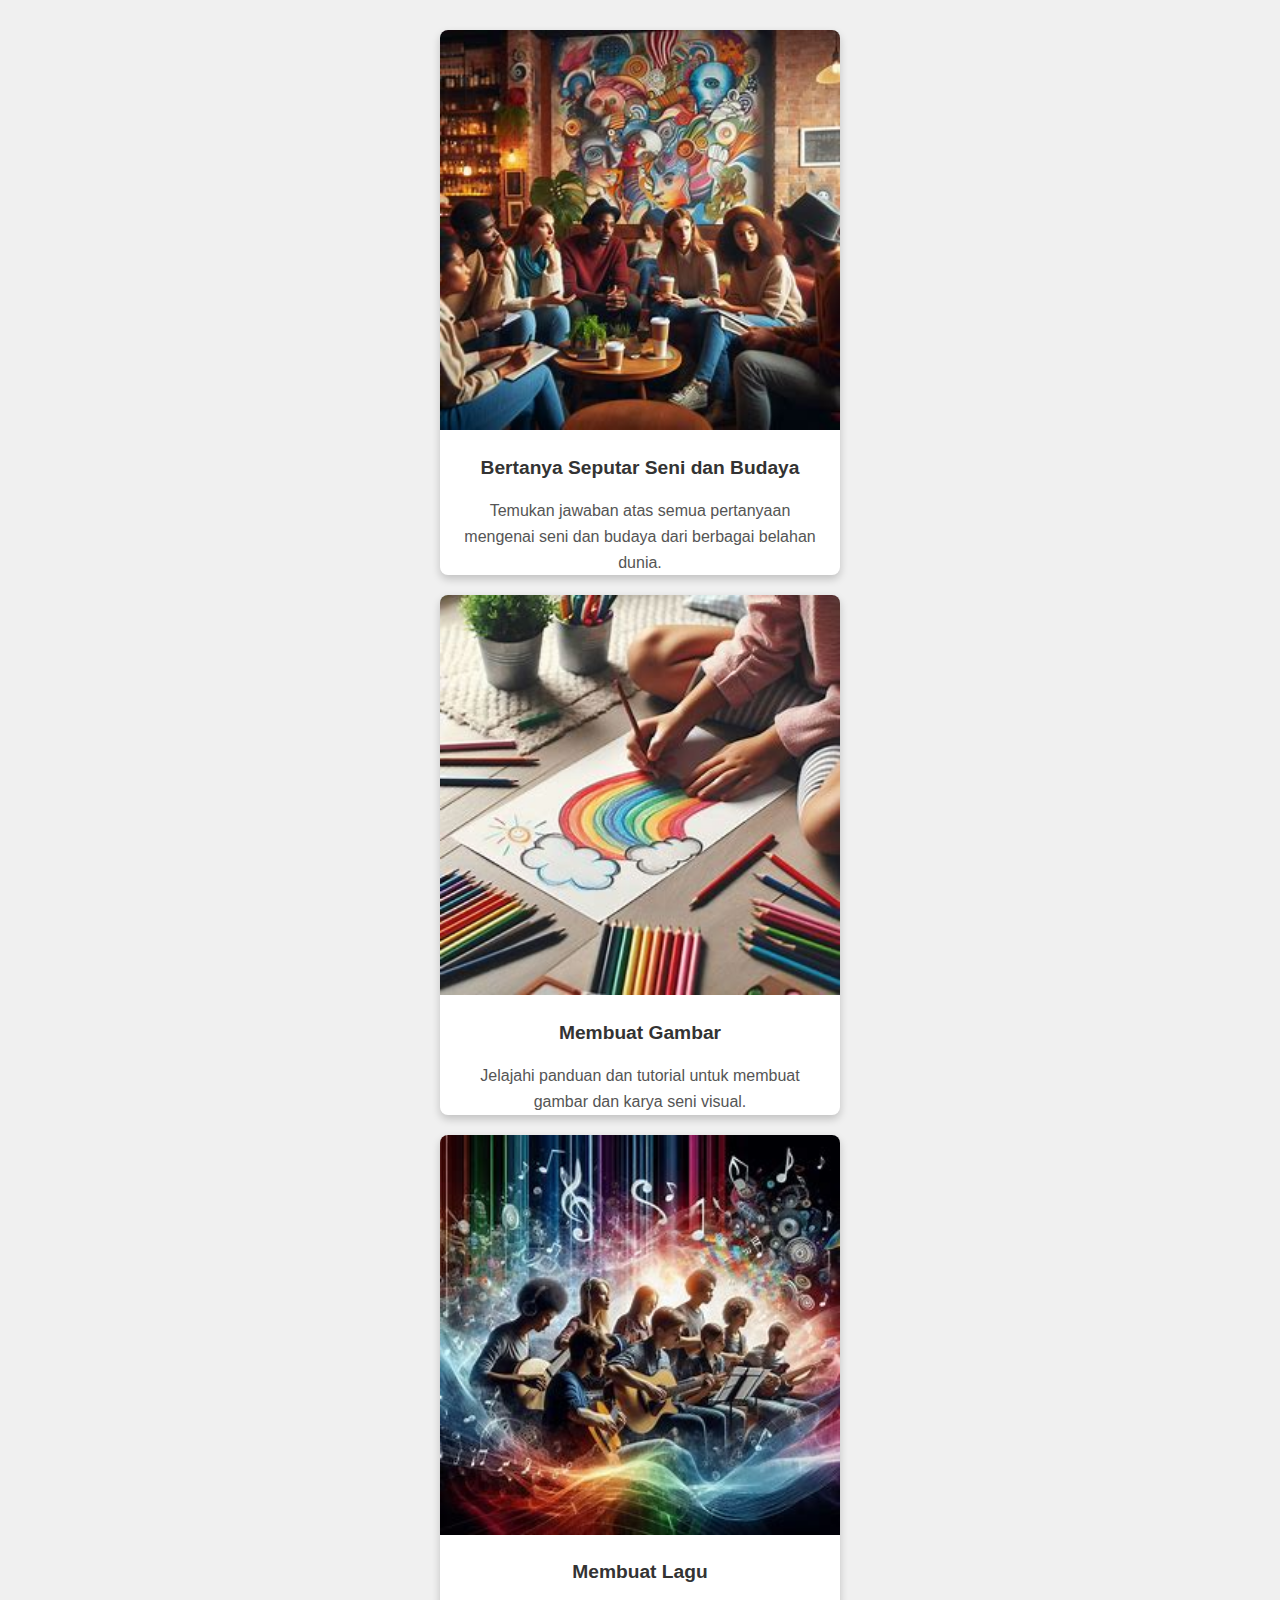
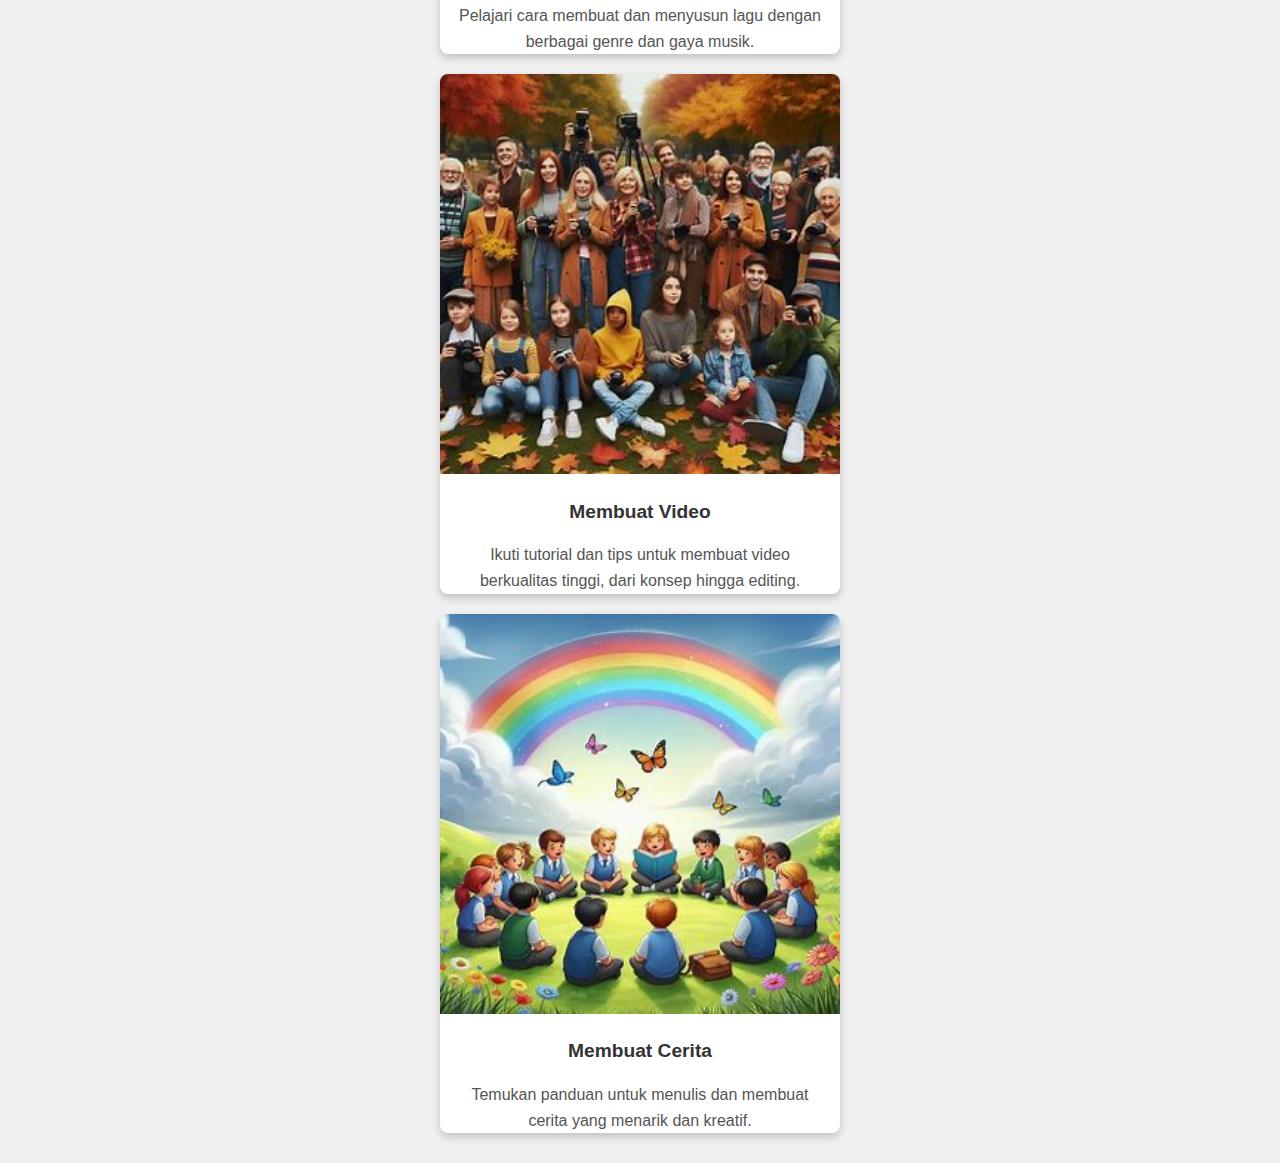
<file: seni.html>
<!DOCTYPE html>
<html lang="en">
<head>
    <meta charset="UTF-8">
    <meta name="viewport" content="width=device-width, initial-scale=1.0">
    <title>Pilihan Seni dan Budaya</title>
    <link rel="stylesheet" href="styles.css">
    <link rel="icon" type="image/png" href="pic.im.f/bgweb.png">
    <style>
        /* Tambahan CSS khusus untuk halaman seni.html */
        body {
            margin: 0;
            padding: 0;
            font-family: Arial, sans-serif;
            background: #f0f0f0;
        }

        .container {
            display: flex;
            flex-direction: column;
            align-items: center;
            padding: 20px;
        }

        .choice-card {
            background: white;
            border-radius: 8px;
            box-shadow: 0 4px 8px rgba(0, 0, 0, 0.2);
            width: 100%;
            max-width: 400px;
            margin: 10px 0;
            overflow: hidden;
            transition: transform 0.3s, box-shadow 0.3s;
            text-align: center;
            text-decoration: none;
            color: inherit;
        }

        .choice-card img {
            width: 100%;
            height: auto;
        }

        .choice-card h3 {
            margin: 15px 0;
            font-size: 1.2em;
        }

        .choice-card p {
            padding: 0 15px;
            font-size: 1em;
            color: #555;
        }

        .choice-card:hover {
            transform: scale(1.05);
            box-shadow: 0 8px 16px rgba(0, 0, 0, 0.3);
        }

        @media only screen and (max-width: 480px) {
            .choice-card h3 {
                font-size: 1em;
            }

            .choice-card p {
                font-size: 0.9em;
            }
        }
    </style>
</head>
<body>
    <div class="container">
        <a href="https://perchance.org/guru-seni-dan-budaya/" class="choice-card">
            <img src="pic.im.f/ask.jpeg" alt="Bertanya Seni">
            <h3>Bertanya Seputar Seni dan Budaya</h3>
            <p>Temukan jawaban atas semua pertanyaan mengenai seni dan budaya dari berbagai belahan dunia.</p>
        </a>
        
        <a href="https://perchance.org/pelajarpintar-images/" class="choice-card">
            <img src="pic.im.f/img.jpg" alt="Membuat Gambar">
            <h3>Membuat Gambar</h3>
            <p>Jelajahi panduan dan tutorial untuk membuat gambar dan karya seni visual.</p>
        </a>
        
        <a href="https://suno.com/" class="choice-card">
            <img src="pic.im.f/song.jpeg" alt="Membuat Lagu">
            <h3>Membuat Lagu</h3>
            <p>Pelajari cara membuat dan menyusun lagu dengan berbagai genre dan gaya musik.</p>
        </a>
        
        <a href="https://www.fotor.com/apps/ai-video-generator/" class="choice-card">
            <img src="pic.im.f/vid.jpeg" alt="Membuat Video">
            <h3>Membuat Video</h3>
            <p>Ikuti tutorial dan tips untuk membuat video berkualitas tinggi, dari konsep hingga editing.</p>
        </a>
        
        <a href="https://perchance.org/generator-cerita/" class="choice-card">
            <img src="pic.im.f/lis.jpeg" alt="Membuat Cerita">
            <h3>Membuat Cerita</h3>
            <p>Temukan panduan untuk menulis dan membuat cerita yang menarik dan kreatif.</p>
        </a>
    </div>
</body>
</html>
</file>
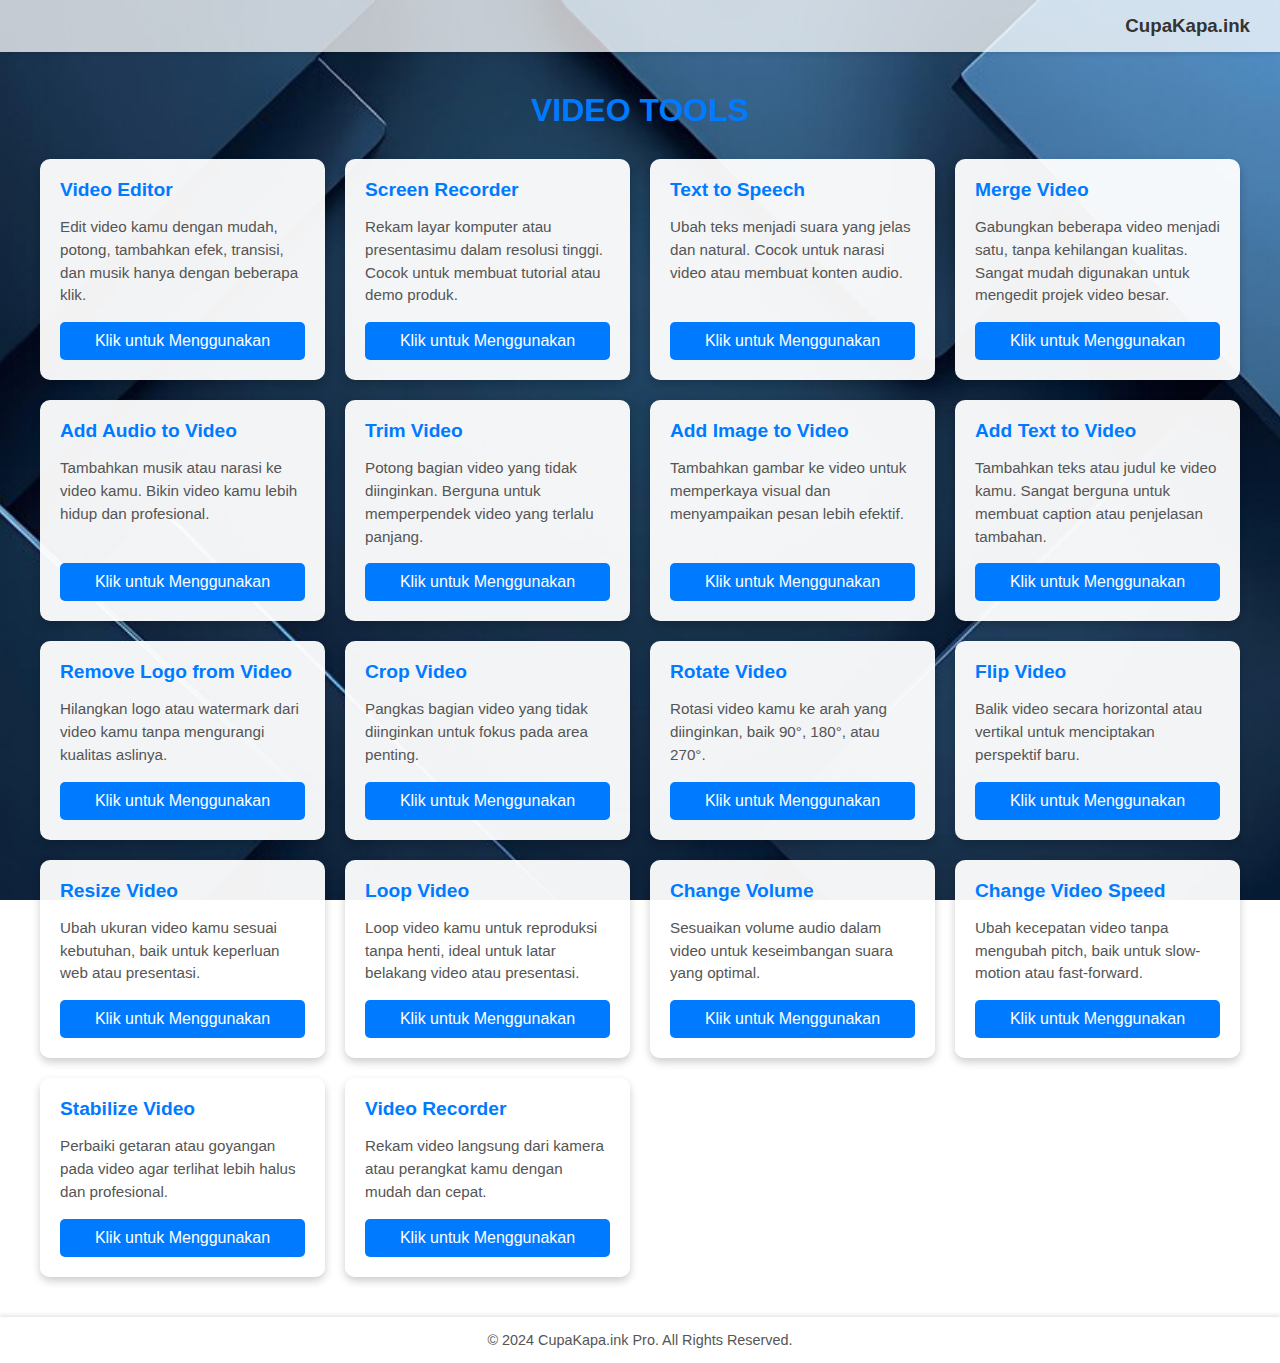
<file: vidto.html>
<!DOCTYPE html>
<html lang="id">
<head>
    <meta charset="UTF-8">
    <meta name="viewport" content="width=device-width, initial-scale=1.0">
    <title>Video Tools - Grafis Pro</title>
    <link rel="stylesheet" href="fromdesprof.css">
    <link rel="icon" type="image/png" href="pic.im.f/bgweb.png">
</head>
<body>
    <header>
        <h3>CupaKapa.ink</h3>
    </header>

    <div class="container">
        <h2>VIDEO TOOLS</h2>
        <div class="cards-grid">
            <div class="card">
                <h3>Video Editor</h3>
                <p>Edit video kamu dengan mudah, potong, tambahkan efek, transisi, dan musik hanya dengan beberapa klik.</p>
                <a href="https://online-video-cutter.com/projects/">Klik untuk Menggunakan</a>
            </div>
            <div class="card">
                <h3>Screen Recorder</h3>
                <p>Rekam layar komputer atau presentasimu dalam resolusi tinggi. Cocok untuk membuat tutorial atau demo produk.</p>
                <a href="https://online-video-cutter.com/projects/record/">Klik untuk Menggunakan</a>
            </div>
            <div class="card">
                <h3>Text to Speech</h3>
                <p>Ubah teks menjadi suara yang jelas dan natural. Cocok untuk narasi video atau membuat konten audio.</p>
                <a href="https://online-video-cutter.com/projects/">Klik untuk Menggunakan</a>
            </div>
            <div class="card">
                <h3>Merge Video</h3>
                <p>Gabungkan beberapa video menjadi satu, tanpa kehilangan kualitas. Sangat mudah digunakan untuk mengedit projek video besar.</p>
                <a href="https://online-video-cutter.com/merge-videos">Klik untuk Menggunakan</a>
            </div>
            <div class="card">
                <h3>Add Audio to Video</h3>
                <p>Tambahkan musik atau narasi ke video kamu. Bikin video kamu lebih hidup dan profesional.</p>
                <a href="https://online-video-cutter.com/add-music-to-video">Klik untuk Menggunakan</a>
            </div>
            <div class="card">
                <h3>Trim Video</h3>
                <p>Potong bagian video yang tidak diinginkan. Berguna untuk memperpendek video yang terlalu panjang.</p>
                <a href="https://online-video-cutter.com/">Klik untuk Menggunakan</a>
            </div>
            <div class="card">
                <h3>Add Image to Video</h3>
                <p>Tambahkan gambar ke video untuk memperkaya visual dan menyampaikan pesan lebih efektif.</p>
                <a href="https://online-video-cutter.com/add-image-to-video">Klik untuk Menggunakan</a>
            </div>
            <div class="card">
                <h3>Add Text to Video</h3>
                <p>Tambahkan teks atau judul ke video kamu. Sangat berguna untuk membuat caption atau penjelasan tambahan.</p>
                <a href="https://online-video-cutter.com/add-text-to-video">Klik untuk Menggunakan</a>
            </div>
            <div class="card">
                <h3>Remove Logo from Video</h3>
                <p>Hilangkan logo atau watermark dari video kamu tanpa mengurangi kualitas aslinya.</p>
                <a href="https://online-video-cutter.com/remove-logo">Klik untuk Menggunakan</a>
            </div>
            <div class="card">
                <h3>Crop Video</h3>
                <p>Pangkas bagian video yang tidak diinginkan untuk fokus pada area penting.</p>
                <a href="https://online-video-cutter.com/crop-video">Klik untuk Menggunakan</a>
            </div>
            <div class="card">
                <h3>Rotate Video</h3>
                <p>Rotasi video kamu ke arah yang diinginkan, baik 90°, 180°, atau 270°.</p>
                <a href="https://online-video-cutter.com/rotate-video">Klik untuk Menggunakan</a>
            </div>
            <div class="card">
                <h3>Flip Video</h3>
                <p>Balik video secara horizontal atau vertikal untuk menciptakan perspektif baru.</p>
                <a href="https://online-video-cutter.com/flip-video">Klik untuk Menggunakan</a>
            </div>
            <div class="card">
                <h3>Resize Video</h3>
                <p>Ubah ukuran video kamu sesuai kebutuhan, baik untuk keperluan web atau presentasi.</p>
                <a href="https://online-video-cutter.com/resize-video">Klik untuk Menggunakan</a>
            </div>
            <div class="card">
                <h3>Loop Video</h3>
                <p>Loop video kamu untuk reproduksi tanpa henti, ideal untuk latar belakang video atau presentasi.</p>
                <a href="https://online-video-cutter.com/loop-video">Klik untuk Menggunakan</a>
            </div>
            <div class="card">
                <h3>Change Volume</h3>
                <p>Sesuaikan volume audio dalam video untuk keseimbangan suara yang optimal.</p>
                <a href="https://online-video-cutter.com/volume">Klik untuk Menggunakan</a>
            </div>
            <div class="card">
                <h3>Change Video Speed</h3>
                <p>Ubah kecepatan video tanpa mengubah pitch, baik untuk slow-motion atau fast-forward.</p>
                <a href="https://link-change-speed-video.com">Klik untuk Menggunakan</a>
            </div>
            <div class="card">
                <h3>Stabilize Video</h3>
                <p>Perbaiki getaran atau goyangan pada video agar terlihat lebih halus dan profesional.</p>
                <a href="https://online-video-cutter.com/stabilize-video">Klik untuk Menggunakan</a>
            </div>
            <div class="card">
                <h3>Video Recorder</h3>
                <p>Rekam video langsung dari kamera atau perangkat kamu dengan mudah dan cepat.</p>
                <a href="https://webcamera.io/">Klik untuk Menggunakan</a>
            </div>
        </div>
    </div>

    <footer>
        <p>&copy; 2024 CupaKapa.ink Pro. All Rights Reserved.</p>
    </footer>
</body>
</html>
</file>
<file: a21c8.css>
/* Global Styles */
body {
    font-family: 'Poppins', sans-serif;
    margin: 0;
    padding: 0;
    background: linear-gradient(135deg, #6a11cb, #2575fc);
    color: #fff;
    overflow: hidden; /* Menghilangkan scrollbar untuk tampilan bersih */
}

/* Login Container */
.login-container {
    display: flex;
    justify-content: center;
    align-items: center;
    height: 100vh;
}

.login-box {
    background: rgba(255, 255, 255, 0.1);
    padding: 30px;
    border-radius: 15px;
    width: 90%;
    max-width: 400px;
    box-shadow: 0 8px 32px rgba(31, 38, 135, 0.37);
    backdrop-filter: blur(10px);
    border: 1px solid rgba(255, 255, 255, 0.18);
}

/* Header & Text */
h2 {
    text-align: center;
    margin-bottom: 20px;
    font-weight: 600;
}

p {
    text-align: center;
    font-size: 14px;
    color: #eee;
    margin-bottom: 20px;
}

/* Form Elements */
input[type="text"],
input[type="password"] {
    width: 100%;
    padding: 12px 15px;
    margin: 10px 0;
    border: none;
    border-radius: 25px;
    background: rgba(255, 255, 255, 0.9);
    color: #333;
    box-shadow: inset 0 2px 4px rgba(0, 0, 0, 0.1);
}

input:focus {
    outline: none;
    box-shadow: 0 0 8px rgba(41, 128, 185, 0.5);
}

button.btn {
    background: #3498db;
    color: white;
    border: none;
    padding: 12px;
    border-radius: 25px;
    cursor: pointer;
    width: 100%;
    margin-top: 15px;
    font-weight: 600;
    transition: background 0.3s;
}

button.btn:hover {
    background: #2980b9;
}

/* Additional Links */
.additional-links {
    text-align: center;
    margin-top: 15px;
}

.additional-links a {
    color: #ffdf00;
    text-decoration: none;
    font-size: 14px;
    font-weight: bold;
}

.additional-links a:hover {
    text-decoration: underline;
}
/* Small NSFW Button */
.small-button {
    position: fixed;
    bottom: 15px;
    left: 15px;
    background-color: #ff4757;
    color: white;
    border: none;
    border-radius: 50%;
    width: 25px;
    height: 25px;
    font-size: 12px;
    cursor: pointer;
    box-shadow: 0 2px 5px rgba(0, 0, 0, 0.3);
    display: flex;
    justify-content: center;
    align-items: center;
    transition: background 0.3s, transform 0.2s;
}

.small-button:hover {
    background-color: #e84118;
    transform: scale(1.1);
}


/* Responsive Design */
@media (max-width: 600px) {
    .login-box {
        width: 95%;
        padding: 20px;
    }

    button.btn {
        font-size: 16px;
    }

    .small-button {
        width: 40px;
        height: 40px;
        font-size: 18px;
    }
}
</file>
<file: inprof.css>
body, html {
    margin: 0;
    padding: 0;
    height: 100%;
    font-family: Arial, sans-serif;
    overflow: hidden;
}

.background {
    position: relative;
    height: 100vh;
    width: 100%;
    overflow: hidden;
    background: url('pic.im.f/bac001.jpg') no-repeat center center fixed;
    background-size: cover;
}

.overlay {
    position: absolute;
    top: 0;
    left: 0;
    height: 100%;
    width: 100%;
    background:#00000038
}

.container {
    position: relative;
    z-index: 1;
    color: #fff;
    text-align: center;
    padding: 50px;
}

h1 {
    font-size: 3em;
    margin-bottom: 20px;
}

.groups {
    display: flex;
    flex-wrap: wrap;
    justify-content: center;
    gap: 20px;
    padding: 0 10px;
}

.group {
    background: rgba(255, 255, 255, 0.651);
    border-radius: 10px;
    padding: 20px;
    width: 300px;
    box-shadow: 0 4px 8px rgba(0, 0, 0, 0.2);
    text-decoration: none;
    color: #000000;
    transition: transform 0.3s, box-shadow 0.3s, background 0.3s;
    overflow: hidden;
    position: relative;
    transform: scale(0.95);
}

.group:hover {
    transform: scale(1.05);
    box-shadow: 0 8px 16px rgba(0, 0, 0, 0.3);
}

.group h2, .group p {
    margin: 0;
}

.group h2 {
    margin-bottom: 10px;
    font-size: 1.5em;
}

.group p {
    font-size: 1em;
}

@keyframes backgroundAnimation {
    0% { background-position: 0 0; }
    100% { background-position: 100% 100%; }
}

/* Mobile Responsiveness */
@media (max-width: 768px) {
    .container {
        padding: 30px;
    }

    h1 {
        font-size: 2.5em;
    }

    .group {
        width: 90%;
        margin: 10px auto;
    }
}

@media (max-width: 480px) {
    .container {
        padding: 20px;
    }

    h1 {
        font-size: 2em;
    }

    .group {
        width: 100%;
        margin: 10px auto;
        padding: 15px;
    }

    .group h2 {
        font-size: 1.2em;
    }

    .group p {
        font-size: 0.9em;
    }
}

/* Animation for the group cards */
.group::before {
    content: "";
    position: absolute;
    top: 0;
    left: 0;
    height: 100%;
    width: 100%;
    background: linear-gradient(135deg, rgba(255, 255, 255, 0.2), rgba(0, 0, 0, 0.1));
    opacity: 0;
    transition: opacity 0.3s;
    pointer-events: none;
}

.group:hover::before {
    opacity: 1;
    animation: pulse 1s infinite;
}

@keyframes pulse {
    0% { transform: scale(1); opacity: 0.2; }
    50% { transform: scale(1.1); opacity: 0.5; }
    100% { transform: scale(1); opacity: 0.2; }
}
</file>
<file: styles.css>
/* Reset CSS */
* {
    margin: 0;
    padding: 0;
    box-sizing: border-box;
}

/* Body */
body {
    font-family: 'Roboto', sans-serif;
    background: #f4f4f4;
    color: #333;
    line-height: 1.6;
    padding-top: 50px; /* Menyediakan ruang untuk header yang tetap */
}

/* Header */
header {
    background: rgba(0, 0, 0, 0.8); /* Latar belakang semi-transparan */
    color: #fff;
    padding: 5px 15px; /* Mengurangi padding untuk membuat header lebih kecil */
    position: fixed;
    width: 100%;
    top: 0;
    left: 0;
    z-index: 1000; /* Agar header tetap berada di atas */
    display: flex;
    justify-content: space-between;
    align-items: center;
    height: 50px; /* Mengurangi tinggi header */
}

/* Logo */
.logo {
    font-size: 1.2em; /* Ukuran logo sedikit diperkecil */
    font-weight: bold;
}

/* Navigation */
nav {
    display: flex;
    gap: 10px; /* Mengurangi jarak antar item menu */
}

nav a {
    color: #fff;
    text-decoration: none;
    font-size: 0.9em; /* Ukuran teks menu diperkecil */
    padding: 8px 10px;
    transition: background 0.3s ease;
}

nav a:hover {
    background: rgba(255, 255, 255, 0.2); /* Highlight saat hover */
    border-radius: 5px;
}

nav a, .service-card a {
    color: #fff; /* Warna teks link */
    text-decoration: none; /* Menghapus garis bawah */
}

/* Hero Section */
.hero {
    background: url('pic.im.f/bg.jpg') no-repeat center center/cover;
    color: #ffffff;
    text-align: center;
    padding: 100px 20px; /* Ruang tambahan di atas dan bawah */
}

.hero-content h1 {
    font-size: 2.5em;
    margin-bottom: 20px;
    text-shadow: 2px 2px 4px rgba(0, 0, 0, 0.7); /* Bayangan pada teks */
}

.hero-content p {
    font-size: 1.2em;
    margin-bottom: 30px;
    text-shadow: 1px 1px 3px rgba(0, 0, 0, 0.7); /* Bayangan pada teks */
}

.cta-btn {
    background: #3498db;
    color: #fff;
    padding: 10px 20px;
    text-decoration: none;
    border-radius: 5px;
    font-size: 1.1em;
    transition: background 0.3s ease;
}

.cta-btn:hover {
    background: #2980b9;
}

/* Section */
section {
    padding: 40px 20px;
}

section h2 {
    font-size: 2em;
    margin-bottom: 20px;
    text-align: center;
}

/* Services Section */
.additional-services {
    display: flex;
    flex-wrap: wrap; /* Allow wrapping */
    justify-content: center; /* Center the cards */
    padding: 20px;
    gap: 20px; /* Ruang antara kartu */
}

/* Card Styling */
.service-card {
    background: linear-gradient(135deg, #004992, #ffcd6f); /* Gradient background */
    display: flex;
    flex-direction: column;
    justify-content: space-between; /* Ruang antara isi dalam kartu */
    border-radius: 15px; /* Sudut yang lebih membulat */
    box-shadow: 0 4px 16px rgba(0, 0, 0, 0.3); /* Bayangan lebih dalam */
    padding: 20px;
    width: 250px; /* Lebar tetap untuk konsistensi */
    height: 300px; /* Tinggi tetap untuk konsistensi */
    margin: 10px; /* Jarak antar kartu */
    transition: transform 0.3s ease, box-shadow 0.3s ease;
    text-align: center;
}

.service-card:hover {
    transform: translateY(-5px); /* Efek angkat saat hover */
    box-shadow: 0 8px 20px rgba(0, 0, 0, 0.5); /* Bayangan lebih kuat saat hover */
}

.service-card h3 {
    color: #ffffff; /* Warna teks untuk keterbacaan */
    margin-bottom: 10px;
    font-size: 1.5em; /* Ukuran teks lebih besar */
    text-shadow: 1px 1px 3px rgba(0, 0, 0, 0.5);
}

.service-card p {
    color: #ffffff; /* Warna teks paragraf */
    font-size: 0.9em;
    text-shadow: 1px 1px 3px rgba(0, 0, 0, 0.5);
}

/* Footer */
footer {
    background: #000; /* Warna hitam */
    color: #fff;
    text-align: center;
    padding: 15px;
    position: fixed;
    bottom: 0;
    width: 100%;
}

/* Media Query untuk Mobile */
@media only screen and (max-width: 480px) {
    header {
        flex-direction: row; /* Membuat header tetap horizontal di perangkat kecil */
        padding: 5px 10px;
        height: 45px; /* Mengurangi tinggi header untuk perangkat mobile */
    }

    .logo {
        font-size: 1em; /* Ukuran logo lebih kecil untuk mobile */
    }

    nav a {
        padding: 6px 8px; /* Mengurangi padding pada item menu */
        font-size: 0.8em; /* Ukuran teks lebih kecil untuk mobile */
    }

    .hero-content h1 {
        font-size: 1.8em; /* Ukuran teks hero lebih kecil untuk mobile */
    }

    .hero-content p {
        font-size: 1em; /* Ukuran teks hero lebih kecil untuk mobile */
    }

    .cta-btn {
        font-size: 1em; /* Ukuran tombol lebih kecil untuk mobile */
    }

    .additional-services {
        justify-content: space-around; /* Rata tengah dengan ruang di sekitar */
    }

    .service-card {
        height: 250px; /* Tinggi tetap untuk mobile */
        width: 250px; /* Lebar penuh untuk mobile */
        max-width: 250px; /* Maksimal lebar agar tetap konsisten */
        margin: 10px 0; /* Jarak vertikal antar kartu */
    }
}

@media only screen and (max-width: 720px) {
    header {
        flex-direction: row; /* Membuat header tetap horizontal di perangkat kecil */
        padding: 5px 10px;
        height: 45px; /* Mengurangi tinggi header untuk perangkat mobile */
    }

    .logo {
        font-size: 1em; /* Ukuran logo lebih kecil untuk mobile */
    }

    nav a {
        padding: 6px 8px; /* Mengurangi padding pada item menu */
        font-size: 0.8em; /* Ukuran teks lebih kecil untuk mobile */
    }

    .hero-content h1 {
        font-size: 1.8em; /* Ukuran teks hero lebih kecil untuk mobile */
    }

    .hero-content p {
        font-size: 1em; /* Ukuran teks hero lebih kecil untuk mobile */
    }

    .cta-btn {
        font-size: 1em; /* Ukuran tombol lebih kecil untuk mobile */
    }

    .additional-services {
        justify-content: space-around; /* Rata tengah dengan ruang di sekitar */
    }

    .service-card {
        height: 250px; /* Tinggi tetap untuk mobile */
        width: 250px; /* Lebar penuh untuk mobile */
        max-width: 250px; /* Maksimal lebar agar tetap konsisten */
        margin: 10px 0; /* Jarak vertikal antar kartu */
    }
}
</file>
<file: fromdesprof.css>
/* fromdesprof.css */

/* Reset CSS */
* {
    margin: 0;
    padding: 0;
    box-sizing: border-box;
}

/* Body Styles */
body {
    font-family: 'Segoe UI', Tahoma, Geneva, Verdana, sans-serif;
    background: url('pic.im.f/back0202.jpg') no-repeat center center fixed;
    background-size: cover;
    color: #333;
    min-height: 100vh;
    display: flex;
    flex-direction: column;
}

/* Header */
header {
    background: rgba(255, 255, 255, 0.747);
    padding: 15px 30px;
    display: flex;
    justify-content: flex-end;
    align-items: center;
    box-shadow: 0 2px 4px rgba(0, 0, 0, 0.1);
}

header .logo {
    height: 50px;
}

/* Main Container */
.container {
    flex: 1;
    padding: 40px 20px;
    display: flex;
    flex-direction: column;
    align-items: center;
}

/* Section Titles */
.container h2 {
    margin-bottom: 30px;
    font-size: 2em;
    color: #007BFF;
    text-align: center;
}

/* Cards Grid */
.cards-grid {
    display: grid;
    grid-template-columns: repeat(auto-fit, minmax(250px, 1fr));
    gap: 20px;
    width: 100%;
    max-width: 1200px;
}

/* Individual Card */
.card {
    background: rgba(255, 255, 255, 0.95);
    border-radius: 10px;
    padding: 20px;
    box-shadow: 0 4px 8px rgba(0, 0, 0, 0.2);
    transition: transform 0.3s, box-shadow 0.3s;
    display: flex;
    flex-direction: column;
    justify-content: space-between;
}

.card:hover {
    transform: translateY(-5px);
    box-shadow: 0 8px 16px rgba(0, 0, 0, 0.3);
}

.card h3 {
    margin-bottom: 15px;
    color: #007BFF;
    font-size: 1.2em;
}

.card p {
    flex: 1;
    margin-bottom: 15px;
    color: #555;
    font-size: 0.95em;
    line-height: 1.5;
}

.card a {
    text-decoration: none;
    background: #007BFF;
    color: #fff;
    padding: 10px 15px;
    border-radius: 5px;
    text-align: center;
    transition: background 0.3s;
}

.card a:hover {
    background: #0056b3;
}

/* Footer */
footer {
    background: rgba(255, 255, 255, 0.9);
    text-align: center;
    padding: 15px 30px;
    box-shadow: 0 -2px 4px rgba(0, 0, 0, 0.1);
    font-size: 0.9em;
    color: #555;
}

/* Responsive Adjustments */
@media (max-width: 768px) {
    header {
        justify-content: center;
    }

    .card h3 {
        font-size: 1em;
    }

    .card p {
        font-size: 0.9em;
    }
}
/* Navigasi Menu */
nav {
    margin-left: auto;
    display: flex;
    gap: 15px;
}

nav a {
    text-decoration: none;
    color: #333;
    font-weight: bold;
    padding: 5px 10px;
    border-radius: 5px;
    transition: background 0.3s, color 0.3s;
}

nav a:hover {
    background: #007BFF;
    color: #fff;
}
</file>
